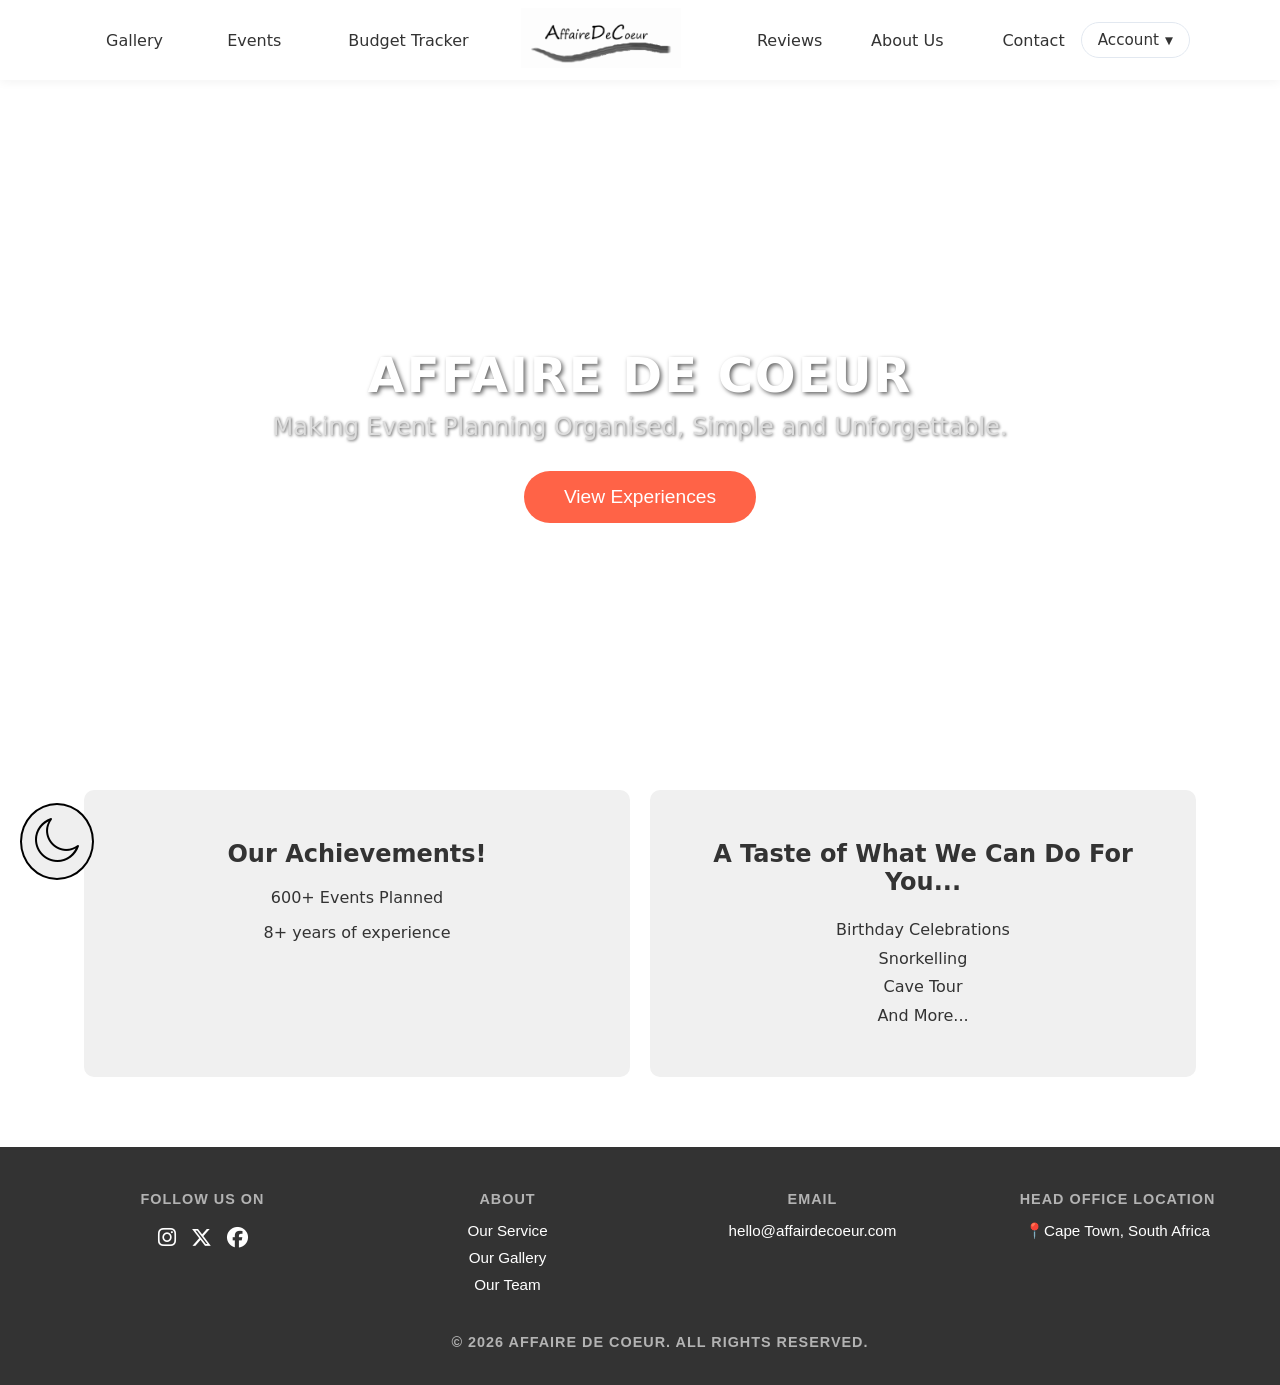
<file: index.html>
<!doctype html>
<html lang="en">
  <head>
    <meta charset="UTF-8" />
    <meta name="viewport" content="width=device-width, initial-scale=1.0" />
    <title>Home Page</title>
    <link rel="stylesheet" href="./css/style.css" />
    <link rel="stylesheet"
href="https://cdnjs.cloudflare.com/ajax/libs/font-awesome/6.5.2/css/all.min.css">
  </head>

  <body>
    <header>
      <div class="navbar-container">
        <nav class="navbar">
          <ul>
            <li class="nav-left"><a href="./gallery.html">Gallery</a></li>
            <li class="nav-left"><a href="./services.html">Events</a></li>
            <li class="nav-left"><a href="./calculator.html">Budget Tracker</a></li>
            
            <li class="logo-item">
              <a href="./index.html">
                <img src="images/AffaireDeCoeur_transparent.png" alt="Logo" />
              </a>
            </li>
            
            <li class="nav-right"><a href="./review.html">Reviews</a></li>
            <li class="nav-right"><a href="./about.html">About Us</a></li>
            <li class="nav-right"><a href="./contact.html">Contact</a></li>
          
            <li class="dropdown-item nav-right">
              <button class="account-btn" aria-haspopup="true" aria-expanded="false">
                Account <span class="arrow">▼</span>
              </button>
              <div class="dropdown-menu">
                <a href="./login.html" class="dropdown-link">Login</a>
                <a href="./sign-up.html" class="dropdown-link signup-highlight">Sign Up</a>
              </div>
            </li>
          </ul>
        </nav>
      </div>
    </header>

    <main>
      <div class="herosection">
        <h1>AFFAIRE DE COEUR</h1>
        <p>Making Event Planning Organised, Simple and Unforgettable.</p>
        <button class="index-button" id="indexButton" onclick="window.location.href='./services.html'">View Experiences</button>
      </div>

      <div class="achievements-services-index">
        <div class="achievements">
          <h2>Our Achievements!</h2>
          <p>600+ Events Planned</p>
          <p>8+ years of experience</p>
        </div>

        <div class="services-index">
          <h2>A Taste of What We Can Do For You...</h2>
          <ul>
            <li>Birthday Celebrations</li>
            <li>Snorkelling</li>
            <li>Cave Tour</li>
            <li>And More...</li>
          </ul>
        </div>
      </div>

      <button id="darkModeBtn" class="darkmode-btn" aria-label="Toggle Dark Mode"
        style="
            position: fixed;
            bottom: 20px;
            left: 20px;
            z-index: 9999;
            padding: 10px;
            border: none;
            border-radius: 50%;
            cursor: pointer;
            border:2px solid black;
        ">
        <img src="images/icons8-dark-mode-50.png" alt="Dark mode icon" />
      </button>
    </main>

    <footer class="footer">
        <div class="footer-container">
            <div class="social-links-box">
                <p>Follow us on</p>
                <div class="icons">
                    <i class="fa fa-brands fa-instagram"></i>
                    <i class="fa fa-brands fa-x-twitter"></i>
                    <i class="fa-brands fa-facebook">‌</i>
                </div>
            </div>

            <div class="about-us">
                <p>About</p>
                <a href="./services.html">Our Service</a>
                <a href="./gallery.html">Our Gallery</a>
                <a href="./about.html">Our Team</a>
            </div>

            <div class="Mail">
                <p>Email</p>
                <a href="mailto:hello@affairdecoeur.com">hello@affairdecoeur.com</a>
            </div>

            <div class="Location">
                <p>Head Office Location</p>
                <p>📍Cape Town, South Africa</p>
            </div>

            <div class="main-footer">
                <p>&copy; 2026 Affaire de Coeur. All Rights Reserved.</p>
            </div>
        </div>
    </footer>

    <script src="./js/script.js"></script>
    
  </body>
</html>
</file>
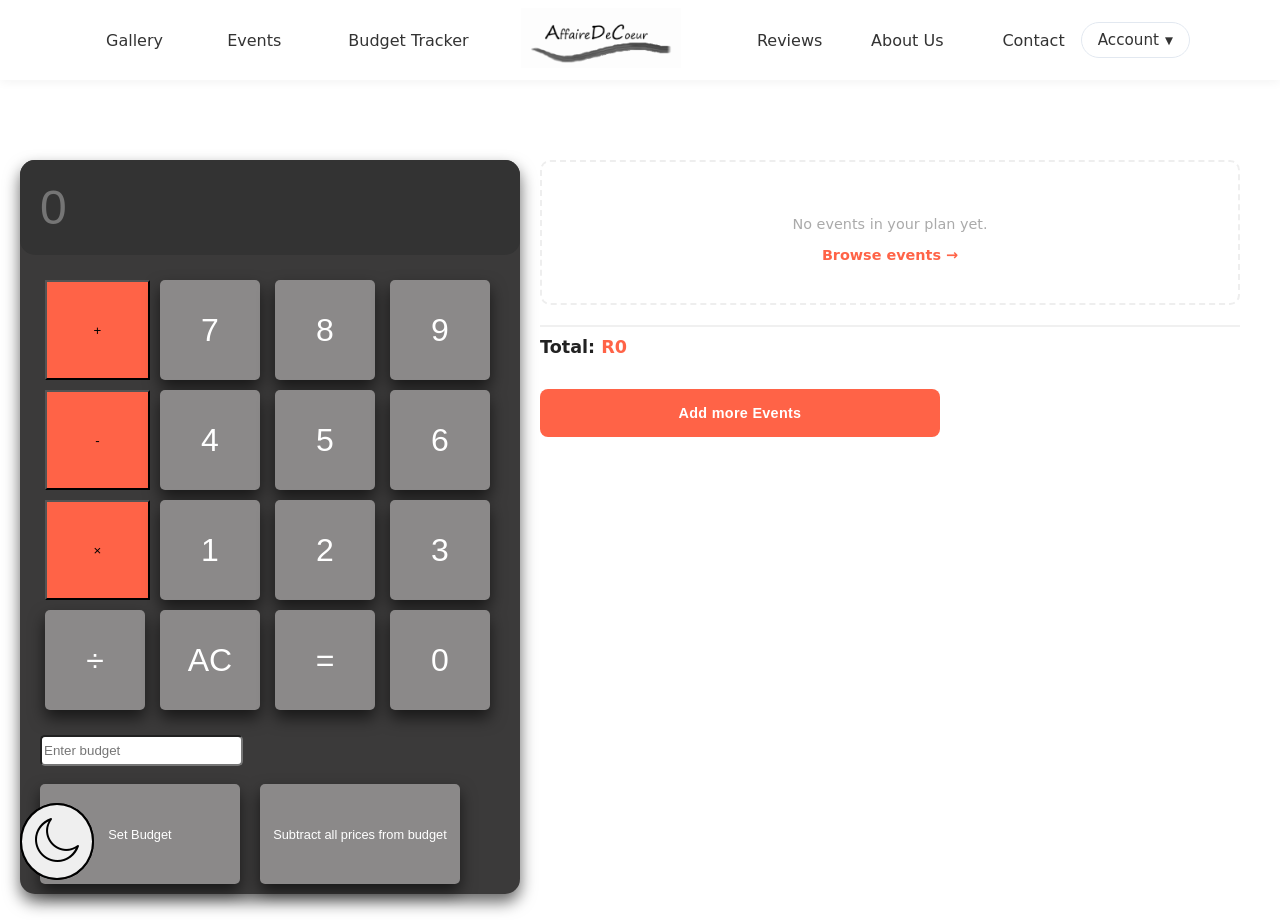
<file: calculator.html>
<!doctype html>
<html lang="en">
  <head>
    <meta charset="UTF-8" />
    <meta name="viewport" content="width=device-width, initial-scale=1.0" />
    <title>calculator</title>
    <link rel="stylesheet" href="./css/calculator.css" />
    <link rel="stylesheet" href="./css/style.css" />
    <link
      rel="stylesheet"
      href="https://cdnjs.cloudflare.com/ajax/libs/animate.css/4.1.1/animate.min.css"
    />
    <link
      rel="stylesheet"
      href="https://cdnjs.cloudflare.com/ajax/libs/font-awesome/6.5.2/css/all.min.css"
    />
  </head>

  <body>
    <header>
      <div class="navbar-container">
        <nav class="navbar">
          <ul>
            <li class="nav-left"><a href="./gallery.html">Gallery</a></li>
            <li class="nav-left"><a href="./services.html">Events</a></li>
            <li class="nav-left">
              <a href="./calculator.html">Budget Tracker</a>
            </li>

            <li class="logo-item">
              <a href="./index.html">
                <img src="images/AffaireDeCoeur_transparent.png" alt="Logo" />
              </a>
            </li>

            <li class="nav-right"><a href="./review.html">Reviews</a></li>
            <li class="nav-right"><a href="./about.html">About Us</a></li>
            <li class="nav-right"><a href="./contact.html">Contact</a></li>

            <li class="dropdown-item nav-right">
              <button
                class="account-btn"
                aria-haspopup="true"
                aria-expanded="false"
              >
                Account <span class="arrow">▼</span>
              </button>
              <div class="dropdown-menu">
                <a href="./login.html" class="dropdown-link">Login</a>
                <a href="./sign-up.html" class="dropdown-link signup-highlight"
                  >Sign Up</a
                >
              </div>
            </li>
          </ul>
        </nav>
      </div>
    </header>

    <div id="container">
      <div id="calculator">
        <input id="display" placeholder="0" readonly />
        <div id="btns">
          <button class="special" onclick="appendtodisplay('+')">+</button>
          <button class="calculator-buttons" onclick="appendtodisplay('7')">7</button>
          <button class="calculator-buttons" onclick="appendtodisplay('8')">8</button>
          <button class="calculator-buttons" onclick="appendtodisplay('9')">9</button>
          <button class="special" onclick="appendtodisplay('-')">-</button>
          <button class="calculator-buttons" onclick="appendtodisplay('4')">4</button>
          <button class="calculator-buttons" onclick="appendtodisplay('5')">5</button>
          <button class="calculator-buttons" onclick="appendtodisplay('6')">6</button>
          <button class="special" onclick="appendtodisplay('*')">×</button>
          <button class="calculator-buttons" onclick="appendtodisplay('1')">1</button>
          <button class="calculator-buttons" onclick="appendtodisplay('2')">2</button>
          <button class="calculator-buttons" onclick="appendtodisplay('3')">3</button>
          <button class="special calculator-buttons" onclick="appendtodisplay('/')">÷</button>
          <button class="special calculator-buttons" onclick="Cleardisplay('AC')">AC</button>
          <button class="special calculator-buttons" onclick="Calculate('=')">=</button>
          <button class="calculator-buttons" onclick="appendtodisplay('0')">0</button>
        </div>

        <input
          type="number"
          id="budgetinput"
          placeholder="Enter budget"
        /><br /><br />
        <div id="budget">
          <button class="budgetbutton calculator-buttons"  onclick="setbudget()">Set Budget</button>
          <button class="subtractbutton calculator-buttons"  onclick="subtractprices()">
            Subtract all prices from budget
          </button>
        </div>
      </div>
      <br />

      <div class="add-events">
        <div id="cardsContainer"></div>

        <h3>Total: <span id="totalprice">R0</span></h3>

        <p id="budgetstatus"></p>
        <a href="services.html">
          <button class="addevent">Add more Events</button>
        </a>
      </div>

      <div id="model-container">
        <dialog id="showalert" class="show-alert">
          <div id="customalert-content">
            <h2>Alert</h2>
            <p>Please enter a valid budget amount</p>
            <button id="confirm">OK</button>
          </div>
        </dialog>
      </div>
      <div id="model-container">
        <dialog id="showalert2" class="show-alert">
          <div id="customalert-content">
            <h2>Alert</h2>
            <p>No events in your plan.</p>
            <button id="confirm2">OK</button>
          </div>
        </dialog>
      </div>
    </div>

    <button
      id="darkModeBtn"
      class="darkmode-btn"
      aria-label="Toggle Dark Mode"
      style="
        position: fixed;
        bottom: 20px;
        left: 20px;
        z-index: 9999;
        padding: 10px;
        border: none;
        border-radius: 50%;
        cursor: pointer;
        border: 2px solid black;
      "
    >
      <img src="images/icons8-dark-mode-50.png" alt="Dark mode icon" />
    </button>

    <button
      id="darkModeBtn"
      class="darkmode-btn"
      aria-label="Toggle Dark Mode"
      style="
        position: fixed;
        bottom: 20px;
        left: 20px;
        z-index: 9999;
        padding: 10px;
        border: none;
        border-radius: 50%;
        cursor: pointer;
        border: 2px solid black;
      "
    >
      <img src="images/icons8-dark-mode-50.png" alt="Dark mode icon" />
    </button>

    <script src="./js/calculator.js"></script>
    <script src="./js/script.js"></script>
  </body>
</html>
</file>
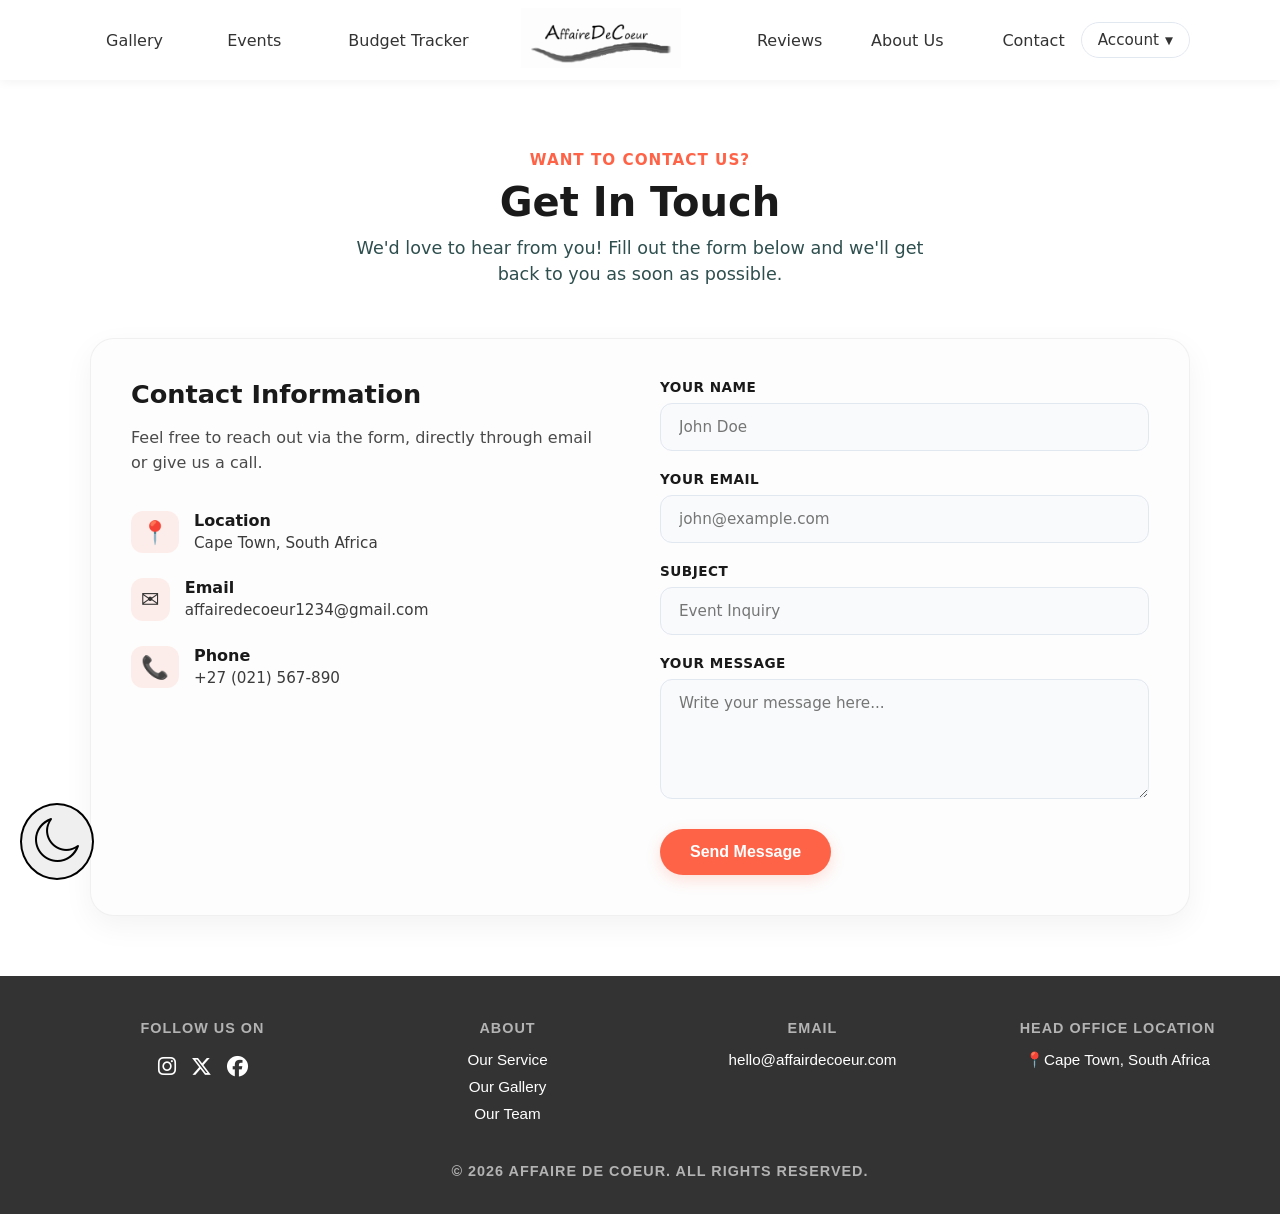
<file: contact.html>
<!doctype html>
<html lang="en">
  <head>
    <meta charset="UTF-8" />
    <meta name="viewport" content="width=device-width, initial-scale=1.0" />
    <title>Contact Page</title>
    <link rel="stylesheet" href="./css/style.css" />
    <link
      rel="stylesheet"
      href="https://cdnjs.cloudflare.com/ajax/libs/font-awesome/6.5.2/css/all.min.css"
    />
  </head>
  <body>
    <header>
      <div class="navbar-container">
        <nav class="navbar">
          <ul>
            <li class="nav-left"><a href="./gallery.html">Gallery</a></li>
            <li class="nav-left"><a href="./services.html">Events</a></li>
            <li class="nav-left">
              <a href="./calculator.html">Budget Tracker</a>
            </li>

            <li class="logo-item">
              <a href="./index.html">
                <img src="images/AffaireDeCoeur_transparent.png" alt="Logo" />
              </a>
            </li>

            <li class="nav-right"><a href="./review.html">Reviews</a></li>
            <li class="nav-right"><a href="./about.html">About Us</a></li>
            <li class="nav-right"><a href="./contact.html">Contact</a></li>

            <li class="dropdown-item nav-right">
              <button
                class="account-btn"
                aria-haspopup="true"
                aria-expanded="false"
              >
                Account <span class="arrow">▼</span>
              </button>
              <div class="dropdown-menu">
                <a href="./login.html" class="dropdown-link">Login</a>
                <a href="./sign-up.html" class="dropdown-link signup-highlight"
                  >Sign Up</a
                >
              </div>
            </li>
          </ul>
        </nav>
      </div>
    </header>

    <main class="contact_main contact-page-wrapper">
      <section class="contact_intro">
        <span class="contact_subtitle">Want to Contact Us?</span>
        <h1>Get In Touch</h1>
        <p>
          We'd love to hear from you! Fill out the form below and we'll get back
          to you as soon as possible.
        </p>
      </section>

      <div class="contact_container">
        <div class="contact_info">
          <h3>Contact Information</h3>
          <p>
            Feel free to reach out via the form, directly through email or give
            us a call.
          </p>

          <div class="info_list">
            <div class="info_item">
              <span class="info_icon">📍</span>
              <div>
                <h4>Location</h4>
                <p>Cape Town, South Africa</p>
              </div>
            </div>

            <div class="info_item">
              <span class="info_icon">✉️</span>
              <div>
                <h4>Email</h4>
                <p>
                  <a href="mailto:affairedecoeur1234@gmail.com"
                    >affairedecoeur1234@gmail.com</a
                  >
                </p>
              </div>
            </div>

            <div class="info_item">
              <span class="info_icon">📞</span>
              <div>
                <h4>Phone</h4>
                <p><a href="tel:+27021567890">+27 (021) 567-890</a></p>
              </div>
            </div>
          </div>
        </div>
        <form
          class="contact_form"
          action="https://formspree.io/f/xeedyplo"
          method="POST"
          target="_blank"
        >
          <div class="form_group">
            <label for="name">Your Name</label>
            <input
              type="text"
              id="name"
              name="name"
              required
              placeholder="John Doe"
            />
          </div>

          <div class="form_group">
            <label for="email">Your Email</label>
            <input
              type="email"
              id="email"
              name="email"
              required
              placeholder="john@example.com"
            />
          </div>

          <div class="form_group">
            <label for="subject">Subject</label>
            <input
              type="text"
              id="subject"
              name="subject"
              required
              placeholder="Event Inquiry"
            />
          </div>

          <div class="form_group">
            <label for="message">Your Message</label>
            <textarea
              id="message"
              name="message"
              rows="5"
              required
              placeholder="Write your message here..."
            ></textarea>
          </div>

          <button type="submit" class="contact_submit_btn">Send Message</button>
        </form>
      </div>
    </main>

    <footer class="footer">
      <div class="footer-container">
        <div class="social-links-box">
          <p>Follow us on</p>
          <div class="icons">
            <i class="fa fa-brands fa-instagram"></i>
            <i class="fa fa-brands fa-x-twitter"></i>
            <i class="fa-brands fa-facebook">‌</i>
          </div>
        </div>

        <div class="about-us">
          <p>About</p>
          <a href="./services.html">Our Service</a>
          <a href="./gallery.html">Our Gallery</a>
          <a href="./about.html">Our Team</a>
        </div>

        <div class="Mail">
          <p>Email</p>
          <a href="mailto:hello@affairdecoeur.com">hello@affairdecoeur.com</a>
        </div>

        <div class="Location">
          <p>Head Office Location</p>
          <p>📍Cape Town, South Africa</p>
        </div>

        <div class="main-footer">
          <p>&copy; 2026 Affaire de Coeur. All Rights Reserved.</p>
        </div>
      </div>
    </footer>
    <button
      id="darkModeBtn"
      class="darkmode-btn"
      aria-label="Toggle Dark Mode"
      style="
        position: fixed;
        bottom: 20px;
        left: 20px;
        z-index: 9999;
        padding: 10px;
        border: none;
        border-radius: 50%;
        cursor: pointer;
        border: 2px solid black;
      "
    >
      <img src="images/icons8-dark-mode-50.png" alt="Dark mode icon" />
    </button>
    <script src="./js/script.js"></script>
  </body>
</html>
</file>
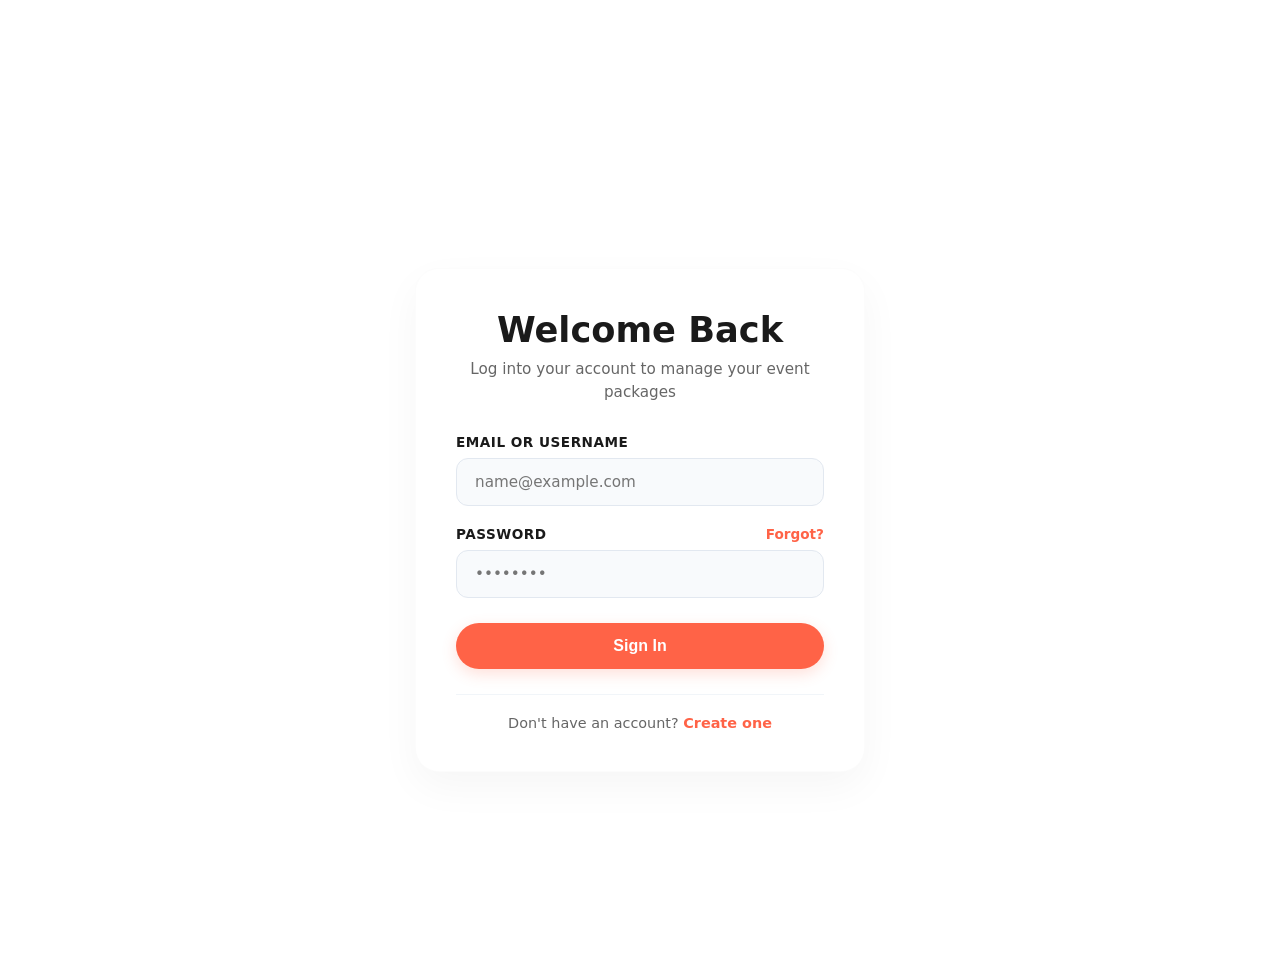
<file: login.html>
<!DOCTYPE html>
<html lang="en">
<head>
  <meta charset="UTF-8">
  <meta name="viewport" content="width=device-width, initial-scale=1.0">
  <link rel="stylesheet" href="./css/style.css">
  <title>Login</title>
</head>
<body>
  <main class="auth-page-wrapper">
    <div class="auth-card">
      <div class="auth-header">
        <h2>Welcome Back</h2>
        <p>Log into your account to manage your event packages</p>
      </div>
      
      <form class="auth-form" id="loginForm">
        <div class="form_group">
          <label for="username">Email or Username</label>
          <input type="text" id="username" placeholder="name@example.com" required>
        </div>
        
        <div class="form_group">
          <div class="label-row">
            <label for="password">Password</label>
            <a href="#" class="auth-alt-link text-small">Forgot?</a>
          </div>
          <input type="password" id="password" placeholder="••••••••" required>
        </div>
        
        <button type="submit" class="contact_submit_btn auth-btn-full">Sign In</button>
      </form>
      
      <div class="auth-footer">
        <p>Don't have an account? <a href="./sign-up.html" class="auth-alt-link">Create one</a></p>
      </div>
    </div>
  </main>
  <script src="./js/script.js"></script>
</body>
</html>
</file>
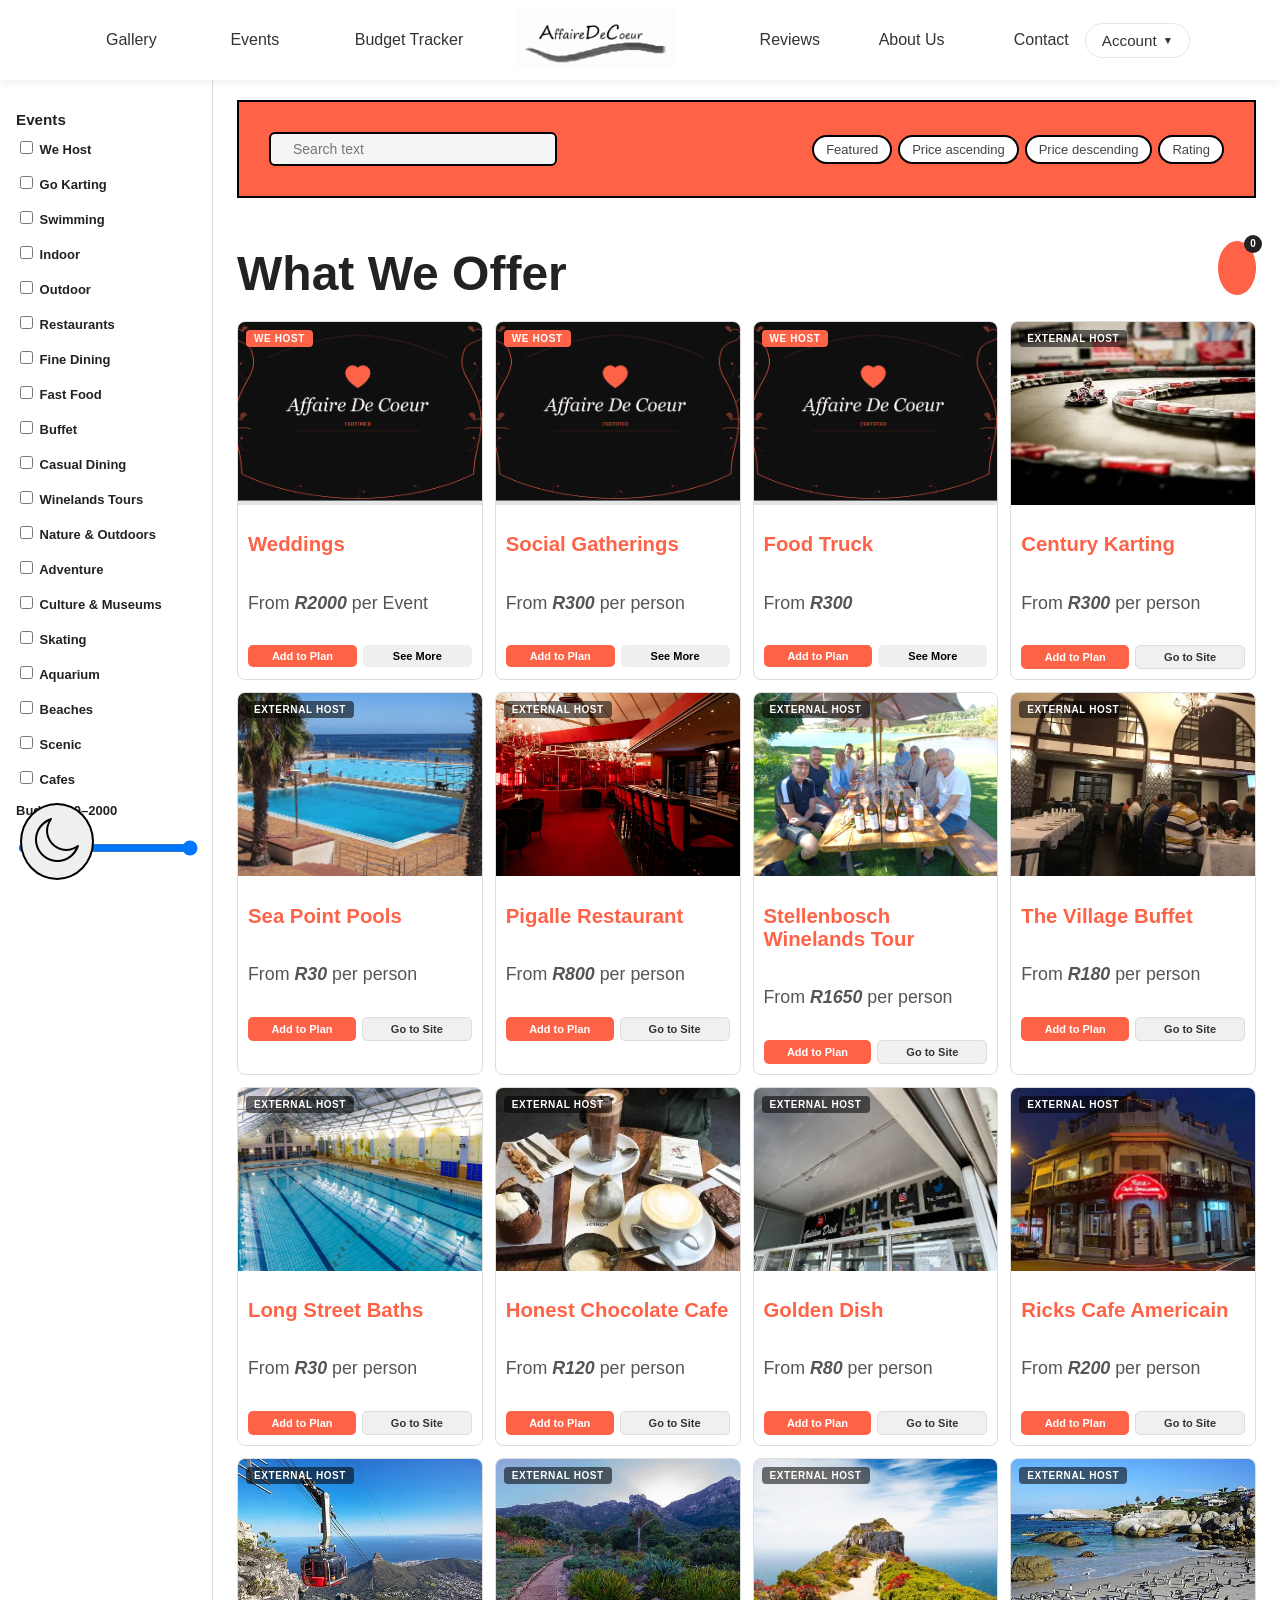
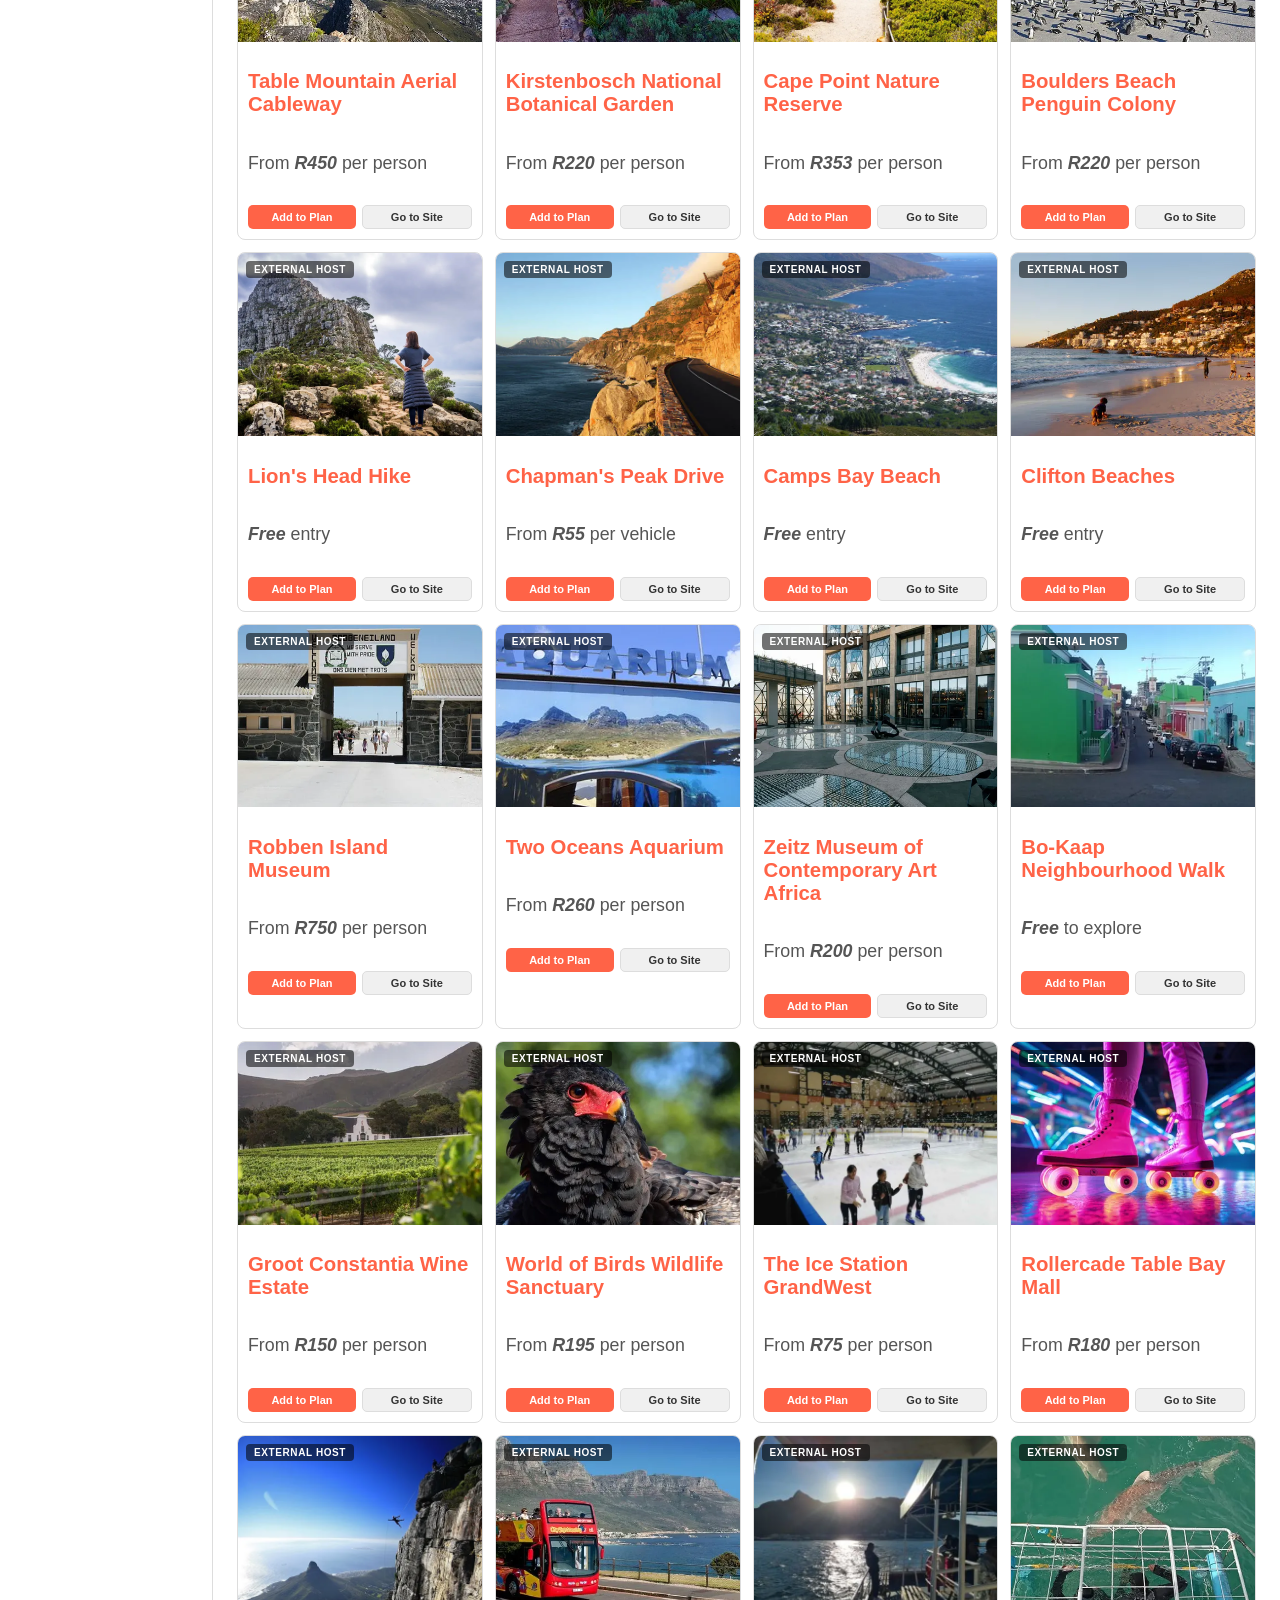
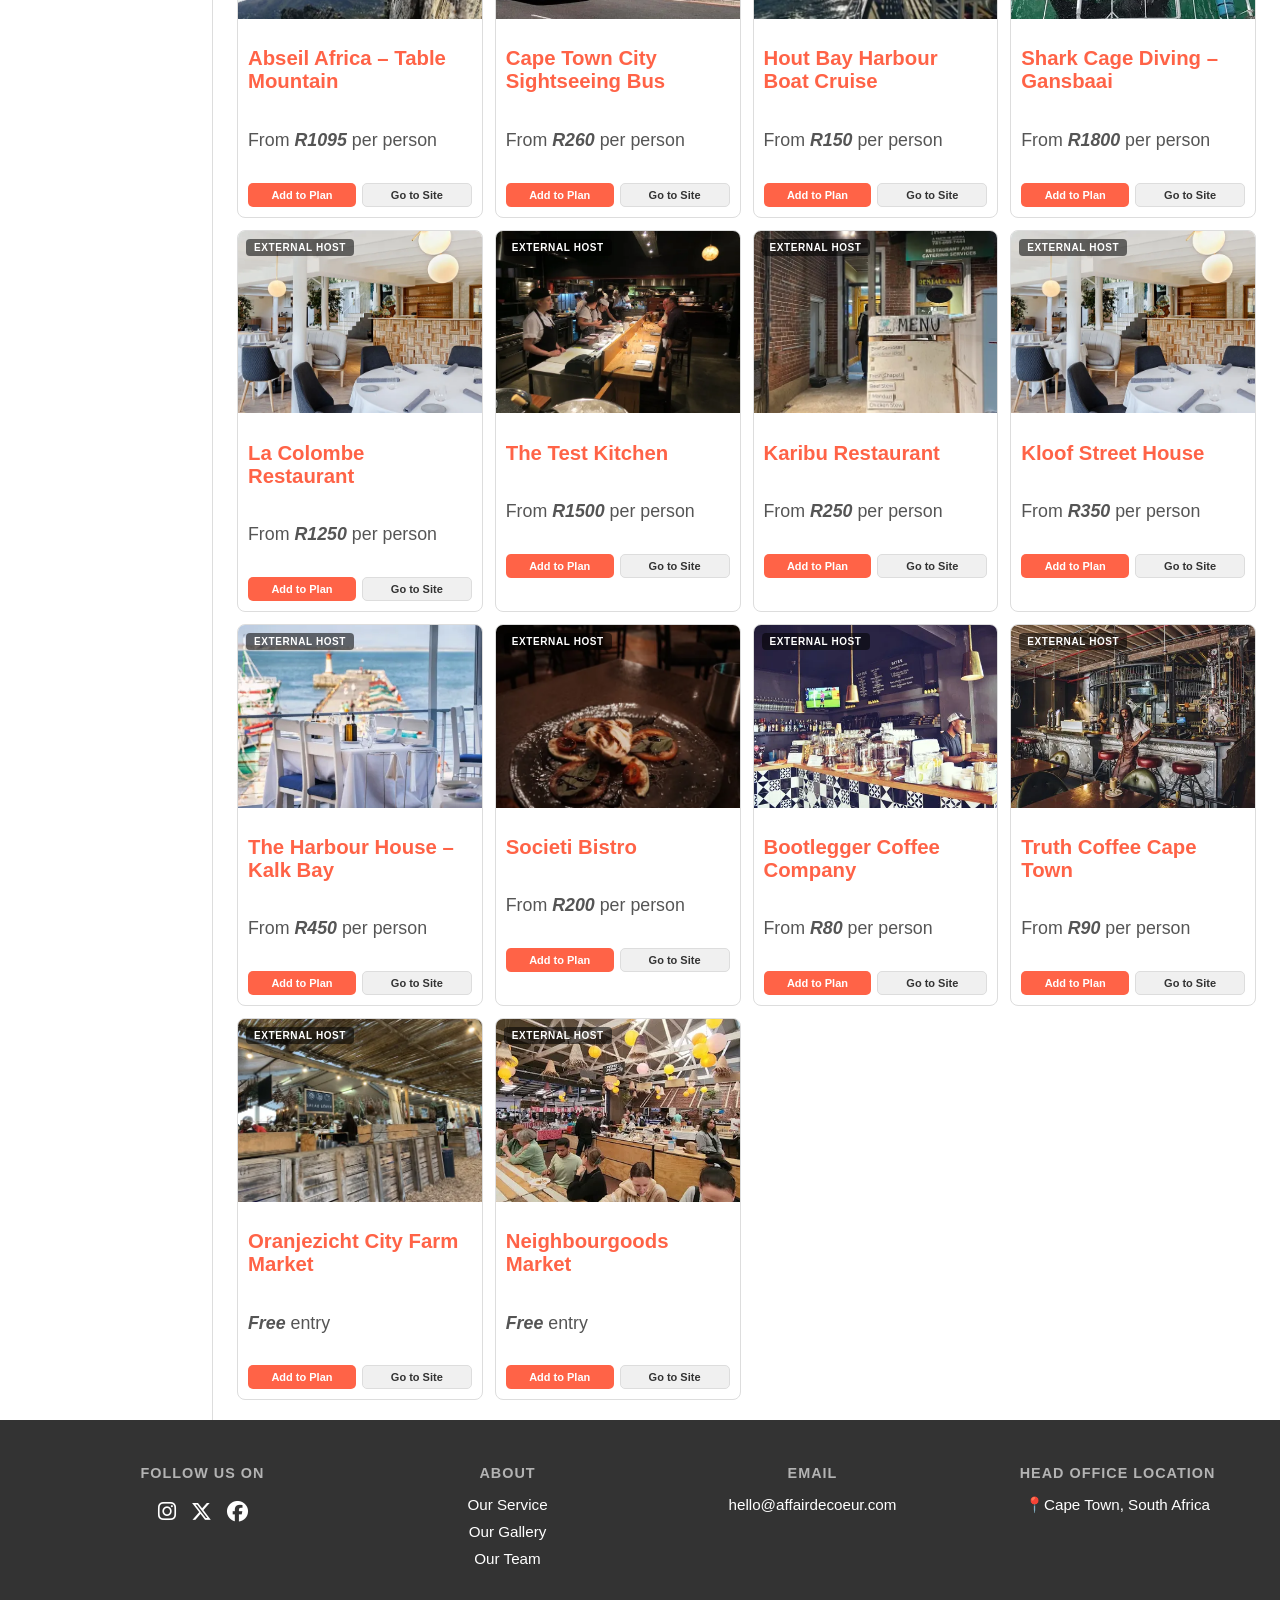
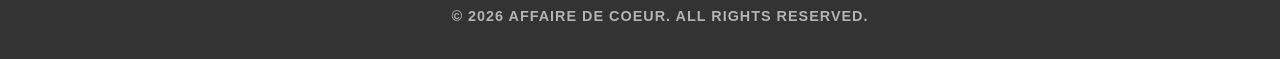
<file: services.html>
<!doctype html>
<html>
  <head>
    <meta charset="utf-8" />
    <meta http-equiv="X-UA-Compatible" content="IE=edge" />
    <title>Affair De Coeur</title>
    <meta name="description" content="" />
    <meta name="viewport" content="width=device-width, initial-scale=1" />
    <link rel="stylesheet" href="./css/style.css" />
    <link
      rel="stylesheet"
      href="https://cdnjs.cloudflare.com/ajax/libs/font-awesome/6.5.2/css/all.min.css"
    />
  </head>
  <body>
    <div class="services-page">
      <!-- Navigation Bar -->
      <header>
        <div class="navbar-container">
          <nav class="navbar">
            <ul>
              <li class="nav-left"><a href="./gallery.html">Gallery</a></li>
              <li class="nav-left"><a href="./services.html">Events</a></li>
              <li class="nav-left">
                <a href="./calculator.html">Budget Tracker</a>
              </li>

              <li class="logo-item">
                <a href="./index.html">
                  <img src="images/AffaireDeCoeur_transparent.png" alt="Logo" />
                </a>
              </li>

              <li class="nav-right"><a href="./review.html">Reviews</a></li>
              <li class="nav-right"><a href="./about.html">About Us</a></li>
              <li class="nav-right"><a href="./contact.html">Contact</a></li>

              <li class="dropdown-item nav-right">
                <button
                  class="account-btn"
                  aria-haspopup="true"
                  aria-expanded="false"
                >
                  Account <span class="arrow">▼</span>
                </button>
                <div class="dropdown-menu">
                  <a href="./login.html" class="dropdown-link">Login</a>
                  <a
                    href="./sign-up.html"
                    class="dropdown-link signup-highlight"
                    >Sign Up</a
                  >
                </div>
              </li>
            </ul>
          </nav>
        </div>
      </header>

      <div class="services-wrapper">
        <div class="filter-section">
          <h3>Events</h3>

          <div class="filter-group">
            <label><input type="checkbox" value="we-host" /> We Host</label>
            <label
              ><input type="checkbox" value="go-karting" /> Go Karting</label
            >
            <label><input type="checkbox" value="swimming" /> Swimming</label>
            <label><input type="checkbox" value="swimming" /> Indoor</label>
            <label><input type="checkbox" value="swimming" /> Outdoor</label>
            <label
              ><input type="checkbox" value="restaurants" /> Restaurants</label
            >
            <label
              ><input type="checkbox" value="fine-dining" /> Fine Dining</label
            >
            <label><input type="checkbox" value="fast-food" /> Fast Food</label>
            <label><input type="checkbox" value="buffet" /> Buffet</label>
            <label
              ><input type="checkbox" value="casual-dining" /> Casual
              Dining</label
            >
            <label
              ><input type="checkbox" value="winelands" /> Winelands
              Tours</label
            >
            <label
              ><input type="checkbox" value="nature" /> Nature & Outdoors</label
            >
            <label><input type="checkbox" value="adventure" /> Adventure</label>
            <label
              ><input type="checkbox" value="culture" /> Culture &
              Museums</label
            >
            <label><input type="checkbox" value="skating" /> Skating</label>
            <label><input type="checkbox" value="aquarium" /> Aquarium</label>
            <label><input type="checkbox" value="beaches" /> Beaches</label>
            <label><input type="checkbox" value="scenic" /> Scenic</label>
            <label><input type="checkbox" value="cafes" /> Cafes</label>
          </div>

          <div class="filter-group">
            <label>Budget <span id="budget-label">R0–2000</span></label>
            <input
              type="range"
              id="budget-slider"
              min="0"
              max="2000"
              value="2000"
            />
          </div>
        </div>

        <div class="services-section">
          <div class="services-search-bar">
            <div class="search-bar">
              <input type="text" id="search-input" placeholder="Search text" />
              <button><i class="bi bi-search"></i></button>
            </div>
            <div class="sorting-options">
              <button data-sort="featured">Featured</button>
              <button data-sort="price-asc">Price ascending</button>
              <button data-sort="price-desc">Price descending</button>
              <button data-sort="rating">Rating</button>
            </div>
          </div>

          <div class="service-header">
            <h1 style="font-size: 300%">What We Offer</h1>
            <div class="cart-wrapper">
              <button class="btn btn-primary cart-btn" id="cart-btn">
                <i class="bi bi-cart-fill"></i>
                <span class="cart-count" id="cart-count">0</span>
              </button>
              <div class="cart-dropdown" id="cart-dropdown">
                <div class="cart-dropdown-header">
                  <span>Your Plan</span>
                  <button class="cart-close-btn" id="cart-close-btn">
                    <i class="bi bi-x-lg"></i>
                  </button>
                </div>
                <div class="cart-items-list" id="cart-items-list">
                  <p class="cart-empty-msg">No events added yet.</p>
                </div>
                <div class="cart-dropdown-footer">
                  <div class="cart-note-row">
                    <input
                      type="text"
                      id="cart-note-input"
                      placeholder="Add a note to your plan..."
                    />
                    <button id="cart-note-add-btn">
                      <i class="bi bi-plus-lg"></i>
                    </button>
                  </div>
                  <div id="cart-notes-list"></div>
                </div>
              </div>
            </div>
          </div>

          <div class="service-items" id="product-grid">
            <div
              class="products"
              data-id="1"
              data-name="Weddings"
              data-host="we-host"
              data-category="we-host go-karting adventure"
              data-price="2000"
              data-rating="5.0"
            >
              <span class="host-tag we-host-tag">We Host</span>
              <img src="images\adc_certified_art.png" alt="Weddings" />
              <p style="font-size: 80%; color: #ff6347"><b>Weddings</b></p>
              <p>
                From <b><i>R2000</i></b> per Event
              </p>
              <div class="card-actions">
                <button class="add-to-plan-btn" data-id="1">Add to Plan</button>
                <button class="btn-combo">See More</button>
              </div>
            </div>

            <div
              class="products"
              data-id="2"
              data-name="Social Gatherings"
              data-host="we-host"
              data-category="we-host go-karting adventure"
              data-price="300"
              data-rating="4.8"
            >
              <span class="host-tag we-host-tag">We Host</span>
              <img src="images\adc_certified_art.png" alt="Social Gatherings" />
              <p style="font-size: 80%; color: #ff6347">
                <b>Social Gatherings</b>
              </p>
              <p>
                From <b><i>R300</i></b> per person
              </p>
              <div class="card-actions">
                <button class="add-to-plan-btn" data-id="2">Add to Plan</button>
                <button class="btn-combo">See More</button>
              </div>
            </div>

            <div
              class="products"
              data-id="3"
              data-name="Food Truck"
              data-host="we-host"
              data-category="we-host go-karting adventure"
              data-price="300"
              data-rating="4.7"
            >
              <span class="host-tag we-host-tag">We Host</span>
              <img src="images\adc_certified_art.png" alt="Food Truck" />
              <p style="font-size: 80%; color: #ff6347"><b>Food Truck</b></p>
              <p>
                From <b><i>R300</i></b>
              </p>
              <div class="card-actions">
                <button class="add-to-plan-btn" data-id="3">Add to Plan</button>
                <button class="btn-combo">See More</button>
              </div>
            </div>

            <!-- EXTERNAL HOST -->

            <div
              class="products"
              data-id="4"
              data-name="Century Karting"
              data-host="external"
              data-category="go-karting adventure"
              data-price="300"
              data-rating="4.5"
            >
              <span class="host-tag external-tag">External Host</span>
              <img src="images/go-karting-in-Cape-Town.webp" alt="Go Karting" />
              <p style="font-size: 80%; color: #ff6347">
                <b>Century Karting</b>
              </p>
              <p>
                From <b><i>R300</i></b> per person
              </p>
              <div class="card-actions">
                <button class="add-to-plan-btn" data-id="4">Add to Plan</button>
                <button
                  class="go-to-site-btn"
                  onclick="
                    window.open('https://www.centurykarting.co.za', '_blank')
                  "
                >
                  Go to Site
                </button>
              </div>
            </div>

            <div
              class="products"
              data-id="5"
              data-name="Sea Point Pools"
              data-host="external"
              data-category="swimming outdoor nature"
              data-price="30"
              data-rating="4.2"
            >
              <span class="host-tag external-tag">External Host</span>
              <img src="images/diving-pool-at-front.jpg" alt="Swimming" />
              <p style="font-size: 80%; color: #ff6347">
                <b>Sea Point Pools</b>
              </p>
              <p>
                From <b><i>R30</i></b> per person
              </p>
              <div class="card-actions">
                <button class="add-to-plan-btn" data-id="5">Add to Plan</button>
                <button
                  class="go-to-site-btn"
                  onclick="
                    window.open(
                      'https://www.google.com/maps/place/Sea+Point+Swimming+Pool,+Cape+Town',
                      '_blank',
                    )
                  "
                >
                  Go to Site
                </button>
              </div>
            </div>

            <div
              class="products"
              data-id="6"
              data-name="Pigalle Restaurant"
              data-host="external"
              data-category="restaurants fine-dining"
              data-price="800"
              data-rating="4.8"
            >
              <span class="host-tag external-tag">External Host</span>
              <img src="images/pigalle.webp" alt="Fine Dining" />
              <p style="font-size: 80%; color: #ff6347">
                <b>Pigalle Restaurant</b>
              </p>
              <p>
                From <b><i>R800</i></b> per person
              </p>
              <div class="card-actions">
                <button class="add-to-plan-btn" data-id="6">Add to Plan</button>
                <button
                  class="go-to-site-btn"
                  onclick="window.open('https://www.pigalle.co.za', '_blank')"
                >
                  Go to Site
                </button>
              </div>
            </div>

            <div
              class="products"
              data-id="7"
              data-name="Stellenbosch Winelands Tour"
              data-host="external"
              data-category="winelands outdoor scenic"
              data-price="1650"
              data-rating="4.7"
            >
              <span class="host-tag external-tag">External Host</span>
              <img src="images/winelandstour.jpg" alt="Winelands Tours" />
              <p style="font-size: 80%; color: #ff6347">
                <b>Stellenbosch Winelands Tour</b>
              </p>
              <p>
                From <b><i>R1650</i></b> per person
              </p>
              <div class="card-actions">
                <button class="add-to-plan-btn" data-id="7">Add to Plan</button>
                <button
                  class="go-to-site-btn"
                  onclick="window.open('https://www.wineroute.co.za', '_blank')"
                >
                  Go to Site
                </button>
              </div>
            </div>

            <div
              class="products"
              data-id="8"
              data-name="The Village Buffet"
              data-host="external"
              data-category="restaurants buffet"
              data-price="180"
              data-rating="4.0"
            >
              <span class="host-tag external-tag">External Host</span>
              <img src="images/TheVillageBuffet.webp" alt="Buffet" />
              <p style="font-size: 80%; color: #ff6347">
                <b>The Village Buffet</b>
              </p>
              <p>
                From <b><i>R180</i></b> per person
              </p>
              <div class="card-actions">
                <button class="add-to-plan-btn" data-id="8">Add to Plan</button>
                <button
                  class="go-to-site-btn"
                  onclick="
                    window.open('https://www.thevillagebuffet.co.za', '_blank')
                  "
                >
                  Go to Site
                </button>
              </div>
            </div>

            <div
              class="products"
              data-id="9"
              data-name="Long Street Baths"
              data-host="external"
              data-category="swimming indoor"
              data-price="30"
              data-rating="4.3"
            >
              <span class="host-tag external-tag">External Host</span>
              <img src="images/longstreetbaths.jpg" alt="Outdoor Swimming" />
              <p style="font-size: 80%; color: #ff6347">
                <b>Long Street Baths</b>
              </p>
              <p>
                From <b><i>R30</i></b> per person
              </p>
              <div class="card-actions">
                <button class="add-to-plan-btn" data-id="9">Add to Plan</button>
                <button
                  class="go-to-site-btn"
                  onclick="
                    window.open(
                      'https://www.capetown.gov.za/Family%20and%20home/parks-and-recreation/swimming-pools/long-street-baths',
                      '_blank',
                    )
                  "
                >
                  Go to Site
                </button>
              </div>
            </div>

            <div
              class="products"
              data-id="10"
              data-name="Honest Chocolate Cafe"
              data-host="external"
              data-category="restaurants cafes casual-dining"
              data-price="120"
              data-rating="4.1"
            >
              <span class="host-tag external-tag">External Host</span>
              <img src="images/honestchocolatecafe.webp" alt="Cafes" />
              <p style="font-size: 80%; color: #ff6347">
                <b>Honest Chocolate Cafe</b>
              </p>
              <p>
                From <b><i>R120</i></b> per person
              </p>
              <div class="card-actions">
                <button class="add-to-plan-btn" data-id="10">
                  Add to Plan
                </button>
                <button
                  class="go-to-site-btn"
                  onclick="
                    window.open('https://www.honestchocolate.co.za', '_blank')
                  "
                >
                  Go to Site
                </button>
              </div>
            </div>

            <div
              class="products"
              data-id="11"
              data-name="Golden Dish"
              data-host="external"
              data-category="restaurants fast-food"
              data-price="80"
              data-rating="3.8"
            >
              <span class="host-tag external-tag">External Host</span>
              <img src="images/goldendish.jpg" alt="Fast Food" />
              <p style="font-size: 80%; color: #ff6347"><b>Golden Dish</b></p>
              <p>
                From <b><i>R80</i></b> per person
              </p>
              <div class="card-actions">
                <button class="add-to-plan-btn" data-id="11">
                  Add to Plan
                </button>
                <button
                  class="go-to-site-btn"
                  onclick="
                    window.open(
                      'https://www.google.com/maps/search/Golden+Dish+Cape+Town',
                      '_blank',
                    )
                  "
                >
                  Go to Site
                </button>
              </div>
            </div>

            <div
              class="products"
              data-id="12"
              data-name="Ricks Cafe Americain"
              data-host="external"
              data-category="restaurants casual-dining"
              data-price="200"
              data-rating="4.0"
            >
              <span class="host-tag external-tag">External Host</span>
              <img src="images/ricks-cafe-americain.webp" alt="Casual Dining" />
              <p style="font-size: 80%; color: #ff6347">
                <b>Ricks Cafe Americain</b>
              </p>
              <p>
                From <b><i>R200</i></b> per person
              </p>
              <div class="card-actions">
                <button class="add-to-plan-btn" data-id="12">
                  Add to Plan
                </button>
                <button
                  class="go-to-site-btn"
                  onclick="window.open('https://www.rickscafe.co.za', '_blank')"
                >
                  Go to Site
                </button>
              </div>
            </div>

            <div
              class="products"
              data-id="13"
              data-name="Table Mountain Aerial Cableway"
              data-host="external"
              data-category="nature outdoor scenic adventure"
              data-price="450"
              data-rating="4.9"
            >
              <span class="host-tag external-tag">External Host</span>
              <img
                src="images/tablemountaincableway.webp"
                alt="Table Mountain"
              />
              <p style="font-size: 80%; color: #ff6347">
                <b>Table Mountain Aerial Cableway</b>
              </p>
              <p>
                From <b><i>R450</i></b> per person
              </p>
              <div class="card-actions">
                <button class="add-to-plan-btn" data-id="13">
                  Add to Plan
                </button>
                <button
                  class="go-to-site-btn"
                  onclick="
                    window.open('https://www.tablemountain.net', '_blank')
                  "
                >
                  Go to Site
                </button>
              </div>
            </div>

            <div
              class="products"
              data-id="14"
              data-name="Kirstenbosch National Botanical Garden"
              data-host="external"
              data-category="nature outdoor scenic"
              data-price="220"
              data-rating="4.8"
            >
              <span class="host-tag external-tag">External Host</span>
              <img
                src="images/Kirstenbosch National Botanical Garden.webp"
                alt="Kirstenbosch"
              />
              <p style="font-size: 80%; color: #ff6347">
                <b>Kirstenbosch National Botanical Garden</b>
              </p>
              <p>
                From <b><i>R220</i></b> per person
              </p>
              <div class="card-actions">
                <button class="add-to-plan-btn" data-id="14">
                  Add to Plan
                </button>
                <button
                  class="go-to-site-btn"
                  onclick="
                    window.open(
                      'https://www.sanbi.org/gardens/kirstenbosch',
                      '_blank',
                    )
                  "
                >
                  Go to Site
                </button>
              </div>
            </div>

            <div
              class="products"
              data-id="15"
              data-name="Cape Point Nature Reserve"
              data-host="external"
              data-category="nature outdoor scenic adventure"
              data-price="353"
              data-rating="4.8"
            >
              <span class="host-tag external-tag">External Host</span>
              <img
                src="images/Cape Point Nature Reserve.webp"
                alt="Cape Point"
              />
              <p style="font-size: 80%; color: #ff6347">
                <b>Cape Point Nature Reserve</b>
              </p>
              <p>
                From <b><i>R353</i></b> per person
              </p>
              <div class="card-actions">
                <button class="add-to-plan-btn" data-id="15">
                  Add to Plan
                </button>
                <button
                  class="go-to-site-btn"
                  onclick="window.open('https://www.capepoint.co.za', '_blank')"
                >
                  Go to Site
                </button>
              </div>
            </div>

            <div
              class="products"
              data-id="16"
              data-name="Boulders Beach Penguin Colony"
              data-host="external"
              data-category="nature outdoor beaches scenic"
              data-price="220"
              data-rating="4.7"
            >
              <span class="host-tag external-tag">External Host</span>
              <img
                src="images/Boulders Beach Penguin Colony.webp"
                alt="Boulders Beach Penguins"
              />
              <p style="font-size: 80%; color: #ff6347">
                <b>Boulders Beach Penguin Colony</b>
              </p>
              <p>
                From <b><i>R220</i></b> per person
              </p>
              <div class="card-actions">
                <button class="add-to-plan-btn" data-id="16">
                  Add to Plan
                </button>
                <button
                  class="go-to-site-btn"
                  onclick="
                    window.open(
                      'https://www.sanparks.org/parks/table_mountain/tourism/attractions.php#boulders',
                      '_blank',
                    )
                  "
                >
                  Go to Site
                </button>
              </div>
            </div>

            <div
              class="products"
              data-id="17"
              data-name="Lions Head Hike"
              data-host="external"
              data-category="nature outdoor adventure scenic"
              data-price="0"
              data-rating="4.8"
            >
              <span class="host-tag external-tag">External Host</span>
              <img src="images/Lion's Head Hike.webp" alt="Lions Head Hike" />
              <p style="font-size: 80%; color: #ff6347">
                <b>Lion's Head Hike</b>
              </p>
              <p>
                <b><i>Free</i></b> entry
              </p>
              <div class="card-actions">
                <button class="add-to-plan-btn" data-id="17">
                  Add to Plan
                </button>
                <button
                  class="go-to-site-btn"
                  onclick="
                    window.open(
                      'https://www.google.com/maps/place/Lion%27s+Head,+Cape+Town',
                      '_blank',
                    )
                  "
                >
                  Go to Site
                </button>
              </div>
            </div>

            <div
              class="products"
              data-id="18"
              data-name="Chapman's Peak Drive"
              data-host="external"
              data-category="nature outdoor scenic"
              data-price="55"
              data-rating="4.7"
            >
              <span class="host-tag external-tag">External Host</span>
              <img src="images/chapmans-peak-drive.webp" alt="Chapmans Peak" />
              <p style="font-size: 80%; color: #ff6347">
                <b>Chapman's Peak Drive</b>
              </p>
              <p>
                From <b><i>R55</i></b> per vehicle
              </p>
              <div class="card-actions">
                <button class="add-to-plan-btn" data-id="18">
                  Add to Plan
                </button>
                <button
                  class="go-to-site-btn"
                  onclick="
                    window.open('https://www.chapmanspeakdrive.co.za', '_blank')
                  "
                >
                  Go to Site
                </button>
              </div>
            </div>

            <div
              class="products"
              data-id="19"
              data-name="Camps Bay Beach"
              data-host="external"
              data-category="beaches outdoor scenic"
              data-price="0"
              data-rating="4.6"
            >
              <span class="host-tag external-tag">External Host</span>
              <img src="images/Camps Bay Beach.webp" alt="Camps Bay Beach" />
              <p style="font-size: 80%; color: #ff6347">
                <b>Camps Bay Beach</b>
              </p>
              <p>
                <b><i>Free</i></b> entry
              </p>
              <div class="card-actions">
                <button class="add-to-plan-btn" data-id="19">
                  Add to Plan
                </button>
                <button
                  class="go-to-site-btn"
                  onclick="
                    window.open(
                      'https://www.google.com/maps/place/Camps+Bay+Beach,+Cape+Town',
                      '_blank',
                    )
                  "
                >
                  Go to Site
                </button>
              </div>
            </div>

            <div
              class="products"
              data-id="20"
              data-name="Clifton Beaches"
              data-host="external"
              data-category="beaches outdoor scenic"
              data-price="0"
              data-rating="4.6"
            >
              <span class="host-tag external-tag">External Host</span>
              <img src="images/Clifton Beaches.webp" alt="Clifton Beaches" />
              <p style="font-size: 80%; color: #ff6347">
                <b>Clifton Beaches</b>
              </p>
              <p>
                <b><i>Free</i></b> entry
              </p>
              <div class="card-actions">
                <button class="add-to-plan-btn" data-id="20">
                  Add to Plan
                </button>
                <button
                  class="go-to-site-btn"
                  onclick="
                    window.open(
                      'https://www.google.com/maps/place/Clifton+Beach,+Cape+Town',
                      '_blank',
                    )
                  "
                >
                  Go to Site
                </button>
              </div>
            </div>

            <div
              class="products"
              data-id="21"
              data-name="Robben Island Museum"
              data-host="external"
              data-category="culture outdoor scenic"
              data-price="750"
              data-rating="4.6"
            >
              <span class="host-tag external-tag">External Host</span>
              <img src="images/Robben Island Museum.webp" alt="Robben Island" />
              <p style="font-size: 80%; color: #ff6347">
                <b>Robben Island Museum</b>
              </p>
              <p>
                From <b><i>R750</i></b> per person
              </p>
              <div class="card-actions">
                <button class="add-to-plan-btn" data-id="21">
                  Add to Plan
                </button>
                <button
                  class="go-to-site-btn"
                  onclick="
                    window.open('https://www.robben-island.org.za', '_blank')
                  "
                >
                  Go to Site
                </button>
              </div>
            </div>

            <div
              class="products"
              data-id="22"
              data-name="Two Oceans Aquarium"
              data-host="external"
              data-category="aquarium indoor culture"
              data-price="260"
              data-rating="4.6"
            >
              <span class="host-tag external-tag">External Host</span>
              <img
                src="images/Two Oceans Aquarium.webp"
                alt="Two Oceans Aquarium"
              />
              <p style="font-size: 80%; color: #ff6347">
                <b>Two Oceans Aquarium</b>
              </p>
              <p>
                From <b><i>R260</i></b> per person
              </p>
              <div class="card-actions">
                <button class="add-to-plan-btn" data-id="22">
                  Add to Plan
                </button>
                <button
                  class="go-to-site-btn"
                  onclick="window.open('https://www.aquarium.co.za', '_blank')"
                >
                  Go to Site
                </button>
              </div>
            </div>

            <div
              class="products"
              data-id="23"
              data-name="Zeitz Museum of Contemporary Art Africa"
              data-host="external"
              data-category="culture indoor"
              data-price="200"
              data-rating="4.5"
            >
              <span class="host-tag external-tag">External Host</span>
              <img
                src="images/Zeitz Museum of Contemporary Art Africa.webp"
                alt="Zeitz MOCAA"
              />
              <p style="font-size: 80%; color: #ff6347">
                <b>Zeitz Museum of Contemporary Art Africa</b>
              </p>
              <p>
                From <b><i>R200</i></b> per person
              </p>
              <div class="card-actions">
                <button class="add-to-plan-btn" data-id="23">
                  Add to Plan
                </button>
                <button
                  class="go-to-site-btn"
                  onclick="
                    window.open('https://www.zeitzmocaa.museum', '_blank')
                  "
                >
                  Go to Site
                </button>
              </div>
            </div>

            <div
              class="products"
              data-id="24"
              data-name="Bo-Kaap Neighbourhood Walk"
              data-host="external"
              data-category="culture outdoor scenic"
              data-price="0"
              data-rating="4.5"
            >
              <span class="host-tag external-tag">External Host</span>
              <img src="images/Bo-Kaap Neighbourhood Walk.webp" alt="Bo-Kaap" />
              <p style="font-size: 80%; color: #ff6347">
                <b>Bo-Kaap Neighbourhood Walk</b>
              </p>
              <p>
                <b><i>Free</i></b> to explore
              </p>
              <div class="card-actions">
                <button class="add-to-plan-btn" data-id="24">
                  Add to Plan
                </button>
                <button
                  class="go-to-site-btn"
                  onclick="
                    window.open(
                      'https://www.google.com/maps/place/Bo-Kaap,+Cape+Town',
                      '_blank',
                    )
                  "
                >
                  Go to Site
                </button>
              </div>
            </div>

            <div
              class="products"
              data-id="25"
              data-name="Groot Constantia Wine Estate"
              data-host="external"
              data-category="winelands culture scenic"
              data-price="150"
              data-rating="4.6"
            >
              <span class="host-tag external-tag">External Host</span>
              <img
                src="images/Groot Constantia Wine Estate.webp"
                alt="Groot Constantia"
              />
              <p style="font-size: 80%; color: #ff6347">
                <b>Groot Constantia Wine Estate</b>
              </p>
              <p>
                From <b><i>R150</i></b> per person
              </p>
              <div class="card-actions">
                <button class="add-to-plan-btn" data-id="25">
                  Add to Plan
                </button>
                <button
                  class="go-to-site-btn"
                  onclick="
                    window.open('https://www.grootconstantia.co.za', '_blank')
                  "
                >
                  Go to Site
                </button>
              </div>
            </div>

            <div
              class="products"
              data-id="26"
              data-name="World of Birds Wildlife Sanctuary"
              data-host="external"
              data-category="nature indoor outdoor culture"
              data-price="195"
              data-rating="4.3"
            >
              <span class="host-tag external-tag">External Host</span>
              <img
                src="images/World of Birds Wildlife Sanctuary.webp"
                alt="World of Birds"
              />
              <p style="font-size: 80%; color: #ff6347">
                <b>World of Birds Wildlife Sanctuary</b>
              </p>
              <p>
                From <b><i>R195</i></b> per person
              </p>
              <div class="card-actions">
                <button class="add-to-plan-btn" data-id="26">
                  Add to Plan
                </button>
                <button
                  class="go-to-site-btn"
                  onclick="
                    window.open('https://www.worldofbirds.org.za', '_blank')
                  "
                >
                  Go to Site
                </button>
              </div>
            </div>

            <div
              class="products"
              data-id="27"
              data-name="The Ice Station GrandWest"
              data-host="external"
              data-category="skating indoor adventure"
              data-price="75"
              data-rating="4.4"
            >
              <span class="host-tag external-tag">External Host</span>
              <img
                src="images/The-Ice-Station-GrandWest-1024x768.webp"
                alt="Ice Skating GrandWest"
              />
              <p style="font-size: 80%; color: #ff6347">
                <b>The Ice Station GrandWest</b>
              </p>
              <p>
                From <b><i>R75</i></b> per person
              </p>
              <div class="card-actions">
                <button class="add-to-plan-btn" data-id="27">
                  Add to Plan
                </button>
                <button
                  class="go-to-site-btn"
                  onclick="
                    window.open(
                      'https://www.suninternational.com/grandwest/entertainment/ice-station',
                      '_blank',
                    )
                  "
                >
                  Go to Site
                </button>
              </div>
            </div>

            <div
              class="products"
              data-id="28"
              data-name="Rollercade Table Bay Mall"
              data-host="external"
              data-category="skating indoor adventure"
              data-price="180"
              data-rating="4.3"
            >
              <span class="host-tag external-tag">External Host</span>
              <img
                src="images/Rollercade Table Bay Mall.webp"
                alt="Rollercade Roller Skating"
              />
              <p style="font-size: 80%; color: #ff6347">
                <b>Rollercade Table Bay Mall</b>
              </p>
              <p>
                From <b><i>R180</i></b> per person
              </p>
              <div class="card-actions">
                <button class="add-to-plan-btn" data-id="28">
                  Add to Plan
                </button>
                <button
                  class="go-to-site-btn"
                  onclick="
                    window.open(
                      'https://www.google.com/maps/place/Rollercade+Table+Bay+Mall',
                      '_blank',
                    )
                  "
                >
                  Go to Site
                </button>
              </div>
            </div>

            <div
              class="products"
              data-id="29"
              data-name="Abseil Africa Table Mountain"
              data-host="external"
              data-category="adventure outdoor scenic"
              data-price="1095"
              data-rating="4.9"
            >
              <span class="host-tag external-tag">External Host</span>
              <img
                src="images/Abseil Africa – Table Mountain.webp"
                alt="Abseil Africa"
              />
              <p style="font-size: 80%; color: #ff6347">
                <b>Abseil Africa – Table Mountain</b>
              </p>
              <p>
                From <b><i>R1095</i></b> per person
              </p>
              <div class="card-actions">
                <button class="add-to-plan-btn" data-id="29">
                  Add to Plan
                </button>
                <button
                  class="go-to-site-btn"
                  onclick="
                    window.open('https://www.abseilafrica.co.za', '_blank')
                  "
                >
                  Go to Site
                </button>
              </div>
            </div>

            <div
              class="products"
              data-id="30"
              data-name="Cape Town City Sightseeing Bus"
              data-host="external"
              data-category="scenic culture outdoor"
              data-price="260"
              data-rating="4.5"
            >
              <span class="host-tag external-tag">External Host</span>
              <img
                src="images/Cape Town City Sightseeing Bus.webp"
                alt="City Sightseeing Bus"
              />
              <p style="font-size: 80%; color: #ff6347">
                <b>Cape Town City Sightseeing Bus</b>
              </p>
              <p>
                From <b><i>R260</i></b> per person
              </p>
              <div class="card-actions">
                <button class="add-to-plan-btn" data-id="30">
                  Add to Plan
                </button>
                <button
                  class="go-to-site-btn"
                  onclick="
                    window.open('https://www.citysightseeing.co.za', '_blank')
                  "
                >
                  Go to Site
                </button>
              </div>
            </div>

            <div
              class="products"
              data-id="31"
              data-name="Hout Bay Harbour Boat Cruise"
              data-host="external"
              data-category="scenic outdoor adventure"
              data-price="150"
              data-rating="4.4"
            >
              <span class="host-tag external-tag">External Host</span>
              <img
                src="images/Hout Bay Harbour Boat Cruise.webp"
                alt="Hout Bay Boat Cruise"
              />
              <p style="font-size: 80%; color: #ff6347">
                <b>Hout Bay Harbour Boat Cruise</b>
              </p>
              <p>
                From <b><i>R150</i></b> per person
              </p>
              <div class="card-actions">
                <button class="add-to-plan-btn" data-id="31">
                  Add to Plan
                </button>
                <button
                  class="go-to-site-btn"
                  onclick="
                    window.open('https://www.nauticaharbourtours.com', '_blank')
                  "
                >
                  Go to Site
                </button>
              </div>
            </div>

            <div
              class="products"
              data-id="32"
              data-name="Shark Cage Diving Gansbaai"
              data-host="external"
              data-category="adventure outdoor"
              data-price="1800"
              data-rating="4.7"
            >
              <span class="host-tag external-tag">External Host</span>
              <img
                src="images/Copper-Shark-Diving-Gansbaai.webp"
                alt="Shark Cage Diving"
              />
              <p style="font-size: 80%; color: #ff6347">
                <b>Shark Cage Diving – Gansbaai</b>
              </p>
              <p>
                From <b><i>R1800</i></b> per person
              </p>
              <div class="card-actions">
                <button class="add-to-plan-btn" data-id="32">
                  Add to Plan
                </button>
                <button
                  class="go-to-site-btn"
                  onclick="
                    window.open('https://www.sharkbookings.com', '_blank')
                  "
                >
                  Go to Site
                </button>
              </div>
            </div>

            <div
              class="products"
              data-id="33"
              data-name="La Colombe Restaurant"
              data-host="external"
              data-category="restaurants fine-dining"
              data-price="1250"
              data-rating="4.9"
            >
              <span class="host-tag external-tag">External Host</span>
              <img src="images/La Colombe Restaurant.webp" alt="La Colombe" />
              <p style="font-size: 80%; color: #ff6347">
                <b>La Colombe Restaurant</b>
              </p>
              <p>
                From <b><i>R1250</i></b> per person
              </p>
              <div class="card-actions">
                <button class="add-to-plan-btn" data-id="33">
                  Add to Plan
                </button>
                <button
                  class="go-to-site-btn"
                  onclick="window.open('https://www.lacolombe.co.za', '_blank')"
                >
                  Go to Site
                </button>
              </div>
            </div>

            <div
              class="products"
              data-id="34"
              data-name="The Test Kitchen"
              data-host="external"
              data-category="restaurants fine-dining"
              data-price="1500"
              data-rating="4.9"
            >
              <span class="host-tag external-tag">External Host</span>
              <img src="images/The Test Kitchen.webp" alt="The Test Kitchen" />
              <p style="font-size: 80%; color: #ff6347">
                <b>The Test Kitchen</b>
              </p>
              <p>
                From <b><i>R1500</i></b> per person
              </p>
              <div class="card-actions">
                <button class="add-to-plan-btn" data-id="34">
                  Add to Plan
                </button>
                <button
                  class="go-to-site-btn"
                  onclick="
                    window.open('https://www.thetestkitchen.co.za', '_blank')
                  "
                >
                  Go to Site
                </button>
              </div>
            </div>

            <div
              class="products"
              data-id="35"
              data-name="Karibu Restaurant"
              data-host="external"
              data-category="restaurants casual-dining"
              data-price="250"
              data-rating="4.4"
            >
              <span class="host-tag external-tag">External Host</span>
              <img
                src="images/Karibu Restaurant.webp"
                alt="Karibu Restaurant"
              />
              <p style="font-size: 80%; color: #ff6347">
                <b>Karibu Restaurant</b>
              </p>
              <p>
                From <b><i>R250</i></b> per person
              </p>
              <div class="card-actions">
                <button class="add-to-plan-btn" data-id="35">
                  Add to Plan
                </button>
                <button
                  class="go-to-site-btn"
                  onclick="
                    window.open(
                      'https://www.google.com/maps/search/Karibu+Restaurant+Cape+Town',
                      '_blank',
                    )
                  "
                >
                  Go to Site
                </button>
              </div>
            </div>

            <div
              class="products"
              data-id="36"
              data-name="Kloof Street House"
              data-host="external"
              data-category="restaurants casual-dining"
              data-price="350"
              data-rating="4.5"
            >
              <span class="host-tag external-tag">External Host</span>
              <img
                src="images/La Colombe Restaurant.webp"
                alt="Kloof Street House"
              />
              <p style="font-size: 80%; color: #ff6347">
                <b>Kloof Street House</b>
              </p>
              <p>
                From <b><i>R350</i></b> per person
              </p>
              <div class="card-actions">
                <button class="add-to-plan-btn" data-id="36">
                  Add to Plan
                </button>
                <button
                  class="go-to-site-btn"
                  onclick="
                    window.open('https://www.kloofstreethouse.co.za', '_blank')
                  "
                >
                  Go to Site
                </button>
              </div>
            </div>

            <div
              class="products"
              data-id="37"
              data-name="The Harbour House Kalk Bay"
              data-host="external"
              data-category="restaurants fine-dining scenic"
              data-price="450"
              data-rating="4.6"
            >
              <span class="host-tag external-tag">External Host</span>
              <img
                src="images/The Harbour House – Kalk Bay.webp"
                alt="Harbour House"
              />
              <p style="font-size: 80%; color: #ff6347">
                <b>The Harbour House – Kalk Bay</b>
              </p>
              <p>
                From <b><i>R450</i></b> per person
              </p>
              <div class="card-actions">
                <button class="add-to-plan-btn" data-id="37">
                  Add to Plan
                </button>
                <button
                  class="go-to-site-btn"
                  onclick="
                    window.open('https://www.harbourhouse.co.za', '_blank')
                  "
                >
                  Go to Site
                </button>
              </div>
            </div>

            <div
              class="products"
              data-id="38"
              data-name="Societi Bistro"
              data-host="external"
              data-category="restaurants casual-dining"
              data-price="200"
              data-rating="4.4"
            >
              <span class="host-tag external-tag">External Host</span>
              <img src="images/Societi Bistro.webp" alt="Societi Bistro" />
              <p style="font-size: 80%; color: #ff6347">
                <b>Societi Bistro</b>
              </p>
              <p>
                From <b><i>R200</i></b> per person
              </p>
              <div class="card-actions">
                <button class="add-to-plan-btn" data-id="38">
                  Add to Plan
                </button>
                <button
                  class="go-to-site-btn"
                  onclick="
                    window.open('https://www.societibistro.co.za', '_blank')
                  "
                >
                  Go to Site
                </button>
              </div>
            </div>

            <div
              class="products"
              data-id="39"
              data-name="Bootlegger Coffee Company"
              data-host="external"
              data-category="cafes restaurants"
              data-price="80"
              data-rating="4.5"
            >
              <span class="host-tag external-tag">External Host</span>
              <img
                src="images/Bootlegger Coffee Company.webp"
                alt="Bootlegger Coffee"
              />
              <p style="font-size: 80%; color: #ff6347">
                <b>Bootlegger Coffee Company</b>
              </p>
              <p>
                From <b><i>R80</i></b> per person
              </p>
              <div class="card-actions">
                <button class="add-to-plan-btn" data-id="39">
                  Add to Plan
                </button>
                <button
                  class="go-to-site-btn"
                  onclick="
                    window.open('https://www.bootlegger.co.za', '_blank')
                  "
                >
                  Go to Site
                </button>
              </div>
            </div>

            <div
              class="products"
              data-id="40"
              data-name="Truth Coffee Cape Town"
              data-host="external"
              data-category="cafes restaurants"
              data-price="90"
              data-rating="4.6"
            >
              <span class="host-tag external-tag">External Host</span>
              <img
                src="images/Truth Coffee Cape Town.webp"
                alt="Truth Coffee"
              />
              <p style="font-size: 80%; color: #ff6347">
                <b>Truth Coffee Cape Town</b>
              </p>
              <p>
                From <b><i>R90</i></b> per person
              </p>
              <div class="card-actions">
                <button class="add-to-plan-btn" data-id="40">
                  Add to Plan
                </button>
                <button
                  class="go-to-site-btn"
                  onclick="window.open('https://www.truthcoffee.com', '_blank')"
                >
                  Go to Site
                </button>
              </div>
            </div>

            <div
              class="products"
              data-id="41"
              data-name="Oranjezicht City Farm Market"
              data-host="external"
              data-category="outdoor culture casual-dining"
              data-price="0"
              data-rating="4.7"
            >
              <span class="host-tag external-tag">External Host</span>
              <img
                src="images/Oranjezicht City Farm Market.webp"
                alt="Oranjezicht City Farm Market"
              />
              <p style="font-size: 80%; color: #ff6347">
                <b>Oranjezicht City Farm Market</b>
              </p>
              <p>
                <b><i>Free</i></b> entry
              </p>
              <div class="card-actions">
                <button class="add-to-plan-btn" data-id="41">
                  Add to Plan
                </button>
                <button
                  class="go-to-site-btn"
                  onclick="window.open('https://www.ozcf.co.za', '_blank')"
                >
                  Go to Site
                </button>
              </div>
            </div>

            <div
              class="products"
              data-id="42"
              data-name="Neighbourgoods Market"
              data-host="external"
              data-category="outdoor culture casual-dining"
              data-price="0"
              data-rating="4.5"
            >
              <span class="host-tag external-tag">External Host</span>
              <img
                src="images/Neighbourgoods Market.webp"
                alt="Neighbourgoods Market"
              />
              <p style="font-size: 80%; color: #ff6347">
                <b>Neighbourgoods Market</b>
              </p>
              <p>
                <b><i>Free</i></b> entry
              </p>
              <div class="card-actions">
                <button class="add-to-plan-btn" data-id="42">
                  Add to Plan
                </button>
                <button
                  class="go-to-site-btn"
                  onclick="
                    window.open(
                      'https://www.neighbourgoodsmarket.co.za',
                      '_blank',
                    )
                  "
                >
                  Go to Site
                </button>
              </div>
            </div>
          </div>
        </div>
      </div>
      <button
        id="darkModeBtn"
        class="darkmode-btn"
        aria-label="Toggle Dark Mode"
        style="
          position: fixed;
          bottom: 20px;
          left: 20px;
          z-index: 9999;
          padding: 10px;
          border: none;
          border-radius: 50%;
          cursor: pointer;
          border: 2px solid black;
        "
      >
        <img src="images/icons8-dark-mode-50.png" alt="Dark mode icon" />
      </button>
    </div>

    <footer class="footer">
      <div class="footer-container">
        <div class="social-links-box">
          <p>Follow us on</p>
          <div class="icons">
            <i class="fa fa-brands fa-instagram"></i>
            <i class="fa fa-brands fa-x-twitter"></i>
            <i class="fa-brands fa-facebook">‌</i>
          </div>
        </div>

        <div class="about-us">
          <p>About</p>
          <a href="./services.html">Our Service</a>
          <a href="./gallery.html">Our Gallery</a>
          <a href="./about.html">Our Team</a>
        </div>

        <div class="Mail">
          <p>Email</p>
          <a href="mailto:hello@affairdecoeur.com">hello@affairdecoeur.com</a>
        </div>

        <div class="Location">
          <p>Head Office Location</p>
          <p>📍Cape Town, South Africa</p>
        </div>

        <div class="main-footer">
          <p>&copy; 2026 Affaire de Coeur. All Rights Reserved.</p>
        </div>
      </div>
    </footer>
    <script src="./js/script.js" defer></script>
  </body>
</html>
</file>
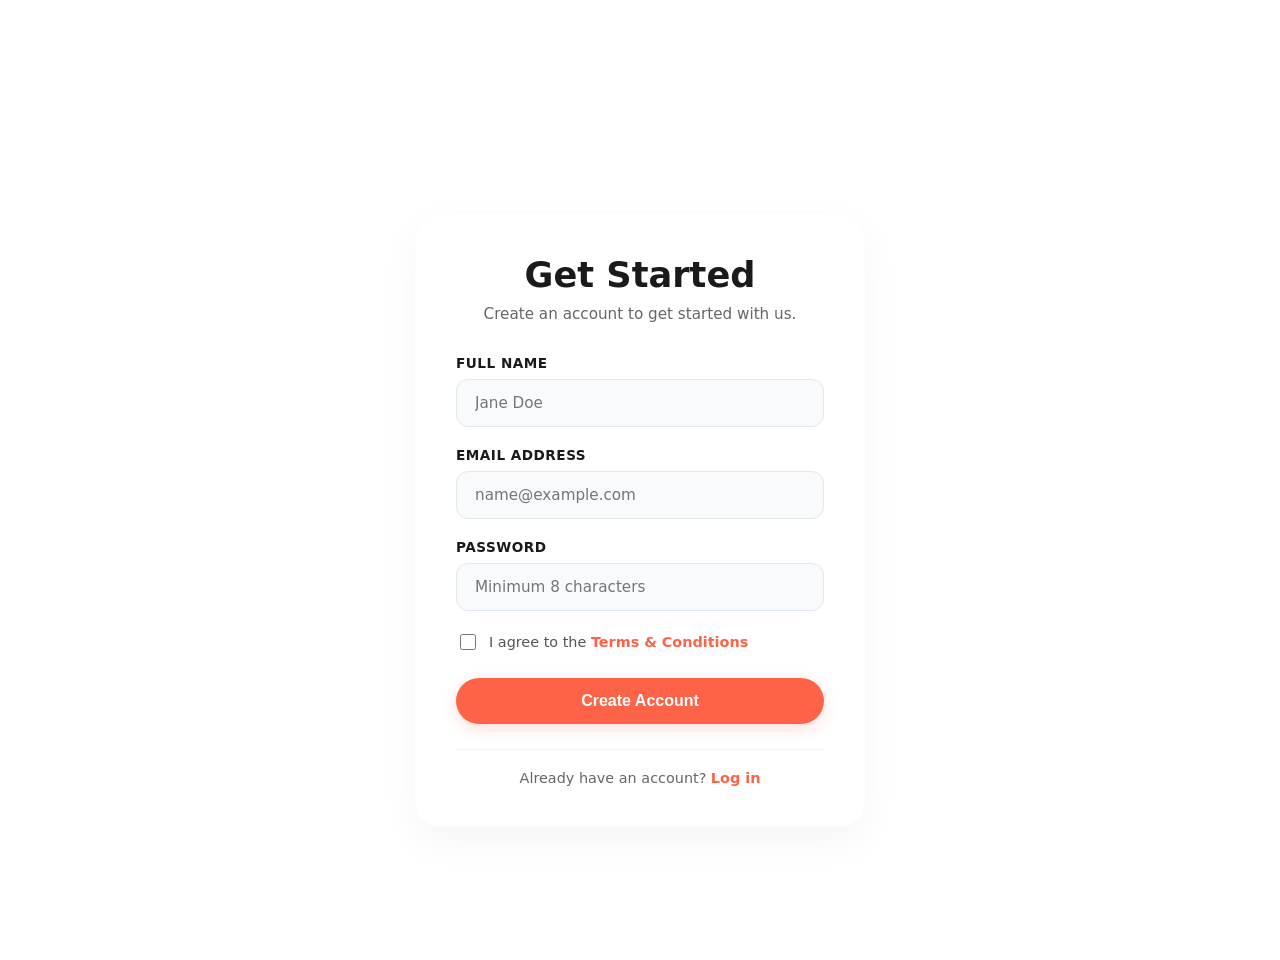
<file: sign-up.html>
<!DOCTYPE html>
<html lang="en">
<head>
  <meta charset="UTF-8">
  <meta name="viewport" content="width=device-width, initial-scale=1.0">
  <link rel="stylesheet" href="./css/style.css">
  <title>Sign Up</title>
</head>
<body>
  <main class="auth-page-wrapper">
    <div class="auth-card">
      <div class="auth-header">
        <h2>Get Started</h2>
        <p>Create an account to get started with us.</p>
      </div>
      
      <form class="auth-form" id="signupForm">
        <div class="form_group">
          <label for="fullname">Full Name</label>
          <input type="text" id="fullname" placeholder="Jane Doe" required>
        </div>

        <div class="form_group">
          <label for="username">Email Address</label>
          <input type="email" id="username" placeholder="name@example.com" required>
        </div>
        
        <div class="form_group">
          <label for="password">Password</label>
          <input type="password" id="password" placeholder="Minimum 8 characters" required>
        </div>
        
        <div class="form-checkbox">
          <input type="checkbox" id="terms" required>
          <label for="terms">I agree to the <a href="#" class="auth-alt-link">Terms & Conditions</a></label>
        </div>
        
        <button type="submit" class="contact_submit_btn auth-btn-full">Create Account</button>
      </form>
      
      <div class="auth-footer">
        <p>Already have an account? <a href="./login.html" class="auth-alt-link">Log in</a></p>
      </div>
    </div>
  </main>

  <script src="./js/script.js"></script>
</body>
</html>
</file>
<file: css/style.css>
/*=====================================
  GLOBAL LIFE-CYCLE & ACCENTS
=====================================*/

html {
  scroll-behavior: smooth;
}

body {
  font-family: system-ui, -apple-system, BlinkMacSystemFont, 'Segoe UI', Roboto, Oxygen, Ubuntu, Cantarell, 'Open Sans', 'Helvetica Neue', sans-serif;
  margin: 0;
  padding: 0;
  background-color: #fafafa;
  display: flex;
  flex-direction: column;
  min-height: 100vh;
  color: #222222;
  transition: background-color 0.3s ease, color 0.3s ease;
}

/* Keeps the footer at the very bottom */
main {
  flex: 1; 
  width: 90%;
  margin: 30px auto;


}


/* ==========================================================================
   CORE LIGHT THEME DEFAULTS / BASELINE STYLES
   ========================================================================== */
:root {
  --primary-accent: #ff6347;
  --primary-accent-hover: #ff7f66;
}

body {
  background-color: #ffffff;
  color: #333333;
  transition: background-color 0.3s ease, color 0.3s ease;
}

/* ==========================================================================
   CORE DARK THEME VARIABLES & GLOBAL SELECTORS
   ========================================================================== */
body.dark-theme {
  background-color: #121212 !important;
  color: #e0e0e0 !important; /* Unified default readable off-white */
}

/* Global Heading Highlights in Dark Theme */
body.dark-theme h1, 
body.dark-theme h2, 
body.dark-theme h3, 
body.dark-theme h4,
body.dark-theme h5,
body.dark-theme h6,
body.dark-theme .fw-bold {
  color: #ffffff !important;
}

/* Global Muted Copy Settings */
body.dark-theme .text-muted,
body.dark-theme small,
body.dark-theme .cart-empty-msg {
  color: #a0a0a0 !important;
}

/* Fix for standard anchor links across generic layout elements */
body.dark-theme a:not(.dropdown-link):not(.navbar-container a) {
  color: var(--primary-accent);
  transition: color 0.2s ease;
}
body.dark-theme a:not(.dropdown-link):not(.navbar-container a):hover {
  color: var(--primary-accent-hover);
}

/* ==========================================================================
   NAVIGATION & HEADER (DARK MODE)
   ========================================================================== */
body.dark-theme .navbar-container {
  background-color: rgba(30, 30, 30, 0.95);
  box-shadow: 0 2px 10px rgba(0, 0, 0, 0.5);
  border-bottom: 1px solid rgba(255, 255, 255, 0.05);
}

body.dark-theme .navbar-container a,
body.dark-theme .account-btn {
  color: #ffffff;
}

body.dark-theme .account-btn {
  border-color: #444444;
  background-color: transparent;
}
body.dark-theme .account-btn:hover {
  background-color: rgba(255, 255, 255, 0.05);
}

/* Dropdown Container Fixes */
body.dark-theme .dropdown-menu {
  background-color: #1e1e1e !important;
  border: 1px solid #333333 !important;
  box-shadow: 0 4px 12px rgba(0, 0, 0, 0.4);
}

body.dark-theme .dropdown-link {
  color: #dddddd !important;
}

body.dark-theme .dropdown-link:hover {
  background-color: #2a2a2a !important;
  color: #ffffff !important;
}

/* ==========================================================================
   SECTIONS, LAYOUT CONTAINERS & GRID PANELS
   ========================================================================== */
body.dark-theme .achievements, 
body.dark-theme .services-index,
body.dark-theme .contact_container,
body.dark-theme .filter-sidebar,
body.dark-theme .gallery-container,
body.dark-theme .quote-box,
body.dark-theme .carousel-container {
  background-color: #1e1e1e !important;
  color: #ffffff !important;
  border: 1px solid rgba(255, 255, 255, 0.08) !important;
}

/* Specific inner component typography fallback */
body.dark-theme .contact_subtitle,
body.dark-theme .contact_intro h1,
body.dark-theme .contact_info h3,
body.dark-theme .info_item h4,
body.dark-theme .quote-box p,
body.dark-theme .info_item p,
body.dark-theme .filter-header h3,
body.dark-theme .checkbox-label {
  color: #ffffff !important;
}

body.dark-theme .contact_intro p,
body.dark-theme .contact_info > p,
body.dark-theme .info_item a,
body.dark-theme .filter-label {
  color: #cccccc !important;
}

/* ==========================================================================
   HIGH-SPECIFICITY SIDEBAR STYLES (CHECKBOXES & BUTTONS)
   ========================================================================== */

/* Force Checkbox Background & Accent Layout Box Rules */
body.dark-theme .filter-sidebar .checkbox-group input[type="checkbox"] {
  appearance: none !important;
  -webkit-appearance: none !important; /* Overrides native Safari/Chrome rendering */
  background-color: #252525 !important;
  border: 1px solid #444444 !important;
  width: 16px !important;
  height: 16px !important;
  border-radius: 4px !important;
  display: inline-flex !important;
  align-items: center !important;
  justify-content: center !important;
  position: relative !important;
  vertical-align: middle !important;
  cursor: pointer !important;
  transition: all 0.2s ease;
}

/* Force Checkbox Checked Solid Fill State */
body.dark-theme .filter-sidebar .checkbox-group input[type="checkbox"]:checked {
  background-color: var(--primary-accent) !important; /* Premium Accent Color */
  border-color: var(--primary-accent) !important;
}

/* Force White Checkmark Icon Injection Layer */
body.dark-theme .filter-sidebar .checkbox-group input[type="checkbox"]:checked::after {
  content: '✓' !important;
  position: absolute !important;
  color: #ffffff !important;
  font-size: 11px !important;
  font-weight: bold !important;
}

/* Force Clear All Filter Action Button Styles */
body.dark-theme .filter-sidebar .filter-header .clear-all-btn {
  background-color: transparent !important;
  color: var(--primary-accent) !important;
  border: 1px solid var(--primary-accent) !important;
  padding: 4px 10px !important;
  border-radius: 4px !important;
  cursor: pointer !important;
  display: inline-block !important;
  transition: all 0.2s ease;
}

body.dark-theme .filter-sidebar .filter-header .clear-all-btn:hover {
  background-color: var(--primary-accent) !important;
  color: #ffffff !important;
  border-color: var(--primary-accent) !important;
}

/* Explicit Filter/Sorting Option Button Inactive States */
body.dark-theme .sorting-options button,
body.dark-theme .filter-sidebar button:not(.clear-all-btn):not(.active) {
  background-color: #252525 !important;
  color: #ffffff !important;
  border: 1px solid #444444 !important;
  transition: all 0.2s ease;
}

/* Hover state for the inactive buttons */
body.dark-theme .sorting-options button:hover:not(.active),
body.dark-theme .filter-sidebar button:not(.clear-all-btn):not(.active):hover {
  background-color: #333333 !important;
  border-color: #555555 !important;
  color: #ffffff !important;
}

/* Active Highlight Button State */
body.dark-theme .sorting-options button.active,
body.dark-theme .filter-sidebar button.active {
  background-color: var(--primary-accent) !important;
  border-color: var(--primary-accent) !important;
  color: #ffffff !important;
}

/* ==========================================================================
   SERVICES & ADDITIONAL INPUT COMPONENTS
   ========================================================================== */

/* Product Dynamic Cards */
body.dark-theme .products {
  background-color: #1e1e1e !important;
  border: 1px solid #2d2d2d !important;
  box-shadow: 0 4px 6px rgba(0, 0, 0, 0.3) !important;
}

body.dark-theme .products p,
body.dark-theme .products p b,
body.dark-theme .products .product-title,
body.dark-theme .products .price {
  color: #ffffff !important;
}

/* Global Search Fields & Sidebar Input Field Configuration */
body.dark-theme #search-filter,
body.dark-theme .form_group input,
body.dark-theme .form_group textarea,
body.dark-theme .services-page .search-bar,
body.dark-theme #search-input,
body.dark-theme #cart-note-input,
body.dark-theme .services select {
  background-color: #252525 !important;
  border: 1px solid #444444 !important;
  color: #ffffff !important;
}

body.dark-theme #search-filter::placeholder,
body.dark-theme #search-input::placeholder,
body.dark-theme #cart-note-input::placeholder,
body.dark-theme .form_group input::placeholder,
body.dark-theme .form_group textarea::placeholder {
  color: #888888 !important;
}

/* Global Focus Handling for Inputs */
body.dark-theme #search-filter:focus,
body.dark-theme .form_group input:focus,
body.dark-theme .form_group textarea:focus,
body.dark-theme #search-input:focus,
body.dark-theme #cart-note-input:focus,
body.dark-theme .services select:focus {
  border-color: var(--primary-accent) !important;
  outline: none;
}

/* Section Divider Layout Separator */
body.dark-theme .filter-divider {
  border: 0;
  border-top: 1px solid rgba(255, 255, 255, 0.1) !important;
}

/* ==========================================================================
   PLANNER / DROPDOWN OVERLAY CART
   ========================================================================== */
body.dark-theme #cart-dropdown {
  background-color: #1e1e1e !important;
  border: 1px solid #3d3d3d !important;
  box-shadow: 0 8px 16px rgba(0, 0, 0, 0.5) !important;
  color: #e0e0e0 !important;
}

body.dark-theme .cart-item {
  border-bottom: 1px solid #2d2d2d !important;
}

body.dark-theme #cart-close-btn,
body.dark-theme .remove-note-btn {
  color: #a0a0a0 !important;
  background: transparent;
  border: none;
  cursor: pointer;
}

body.dark-theme #cart-close-btn:hover,
body.dark-theme .remove-note-btn:hover {
  color: #ffffff !important;
}

/* ==========================================================================
   ADVANCED DARK THEME FONT COLOR FIXES
   ========================================================================== */

/* Force all text variants, paragraph structures, labels, and spans */
body.dark-theme p,
body.dark-theme span,
body.dark-theme label,
body.dark-theme li,
body.dark-theme strong,
body.dark-theme b,
body.dark-theme i {
  color: #e0e0e0 !important; /* Soft off-white to prevent glare */
}

/* Force dark theme visibility inside form control elements, buttons, and fields */
body.dark-theme input,
body.dark-theme textarea,
body.dark-theme select,
body.dark-theme button {
  color: #ffffff !important;
}

/* Table Text Correction (For Cart Data or Invoice Summary Views) */
body.dark-theme table,
body.dark-theme th,
body.dark-theme td {
  color: #ffffff !important;
}

/* Explicit class-based overrides for Bootstrap compatibility */
body.dark-theme .text-dark,
body.dark-theme .text-body,
body.dark-theme .text-black {
  color: #ffffff !important;
}

/* Cart Item Name Specific Highlight Fix */
body.dark-theme .cart-item-row,
body.dark-theme .cart-item-name,
body.dark-theme .qty,
body.dark-theme .cart-item-price {
  color: #ffffff !important;
}


/*=====================================
  NAVBAR (Optimized Logo Centering)
=====================================*/ 

.navbar-container {
  position: fixed;
  top: 0;
  left: 0;
  width: 100%;
  padding: 0 40px; 
  background-color: transparent; 
  box-shadow: 0 2px 10px rgba(0, 0, 0, 0.05); 
  backdrop-filter: blur(10px);
  -webkit-backdrop-filter: blur(10px);
  box-sizing: border-box;
  z-index: 1000;
}

.navbar {
  width: 100%;
}

.navbar ul {
  list-style: none;
  display: flex;
  align-items: center; 
  padding: 0;
  margin: 0 auto;        
  width: 100%;
  max-width: 1100px;     
}

.navbar li {
  padding: 0.5rem 1rem;
  white-space: nowrap;
}

/* Balanced wings alignment logic */
.navbar li.nav-left {
  flex: 1 1 0;
  display: flex;
  justify-content: flex-start;
}

.navbar li.logo-item {
  flex: 0 0 auto;
  margin: 0 20px;
}

.navbar li.nav-right {
  flex: 1 1 0;
  display: flex;
  justify-content: flex-end;
}

.navbar ul li a img {
  height: 60px;
  width: auto;
  display: block;
}

.navbar-container a {
  text-decoration: none;
  color: #333; 
  font-weight: 500;
  transition: color 0.3s ease, transform 0.3s ease;
  display: inline-block;
}

.navbar-container .navbar ul li a:hover {
  color: #ff6347; 
  text-decoration: none;
  transform: translateY(-2px);
}

/*=====================================
  ACCOUNT DROPDOWN NAVIGATION FIXES
=====================================*/ 

.navbar ul li.dropdown-item {
  position: relative; 
  padding: 15px 0;   
}

.account-btn {
  font-family: inherit;
  font-size: 0.95rem;
  font-weight: 500;
  color: #333;
  background: none;
  border: 1px solid #e2e8f0;
  padding: 8px 16px;
  border-radius: 20px;
  cursor: pointer;
  display: flex;
  align-items: center;
  gap: 6px;
  transition: all 0.3s ease;
}

.account-btn .arrow {
  font-size: 0.65rem;
  transition: transform 0.3s ease;
}

/* Dropdown Container Panel */
.dropdown-menu {
  position: absolute;
  top: 100%; 
  right: 0;
  background-color: #ffffff;
  min-width: 160px;
  border-radius: 12px;
  box-shadow: 0 10px 25px rgba(0, 0, 0, 0.08);
  border: 1px solid #eee;
  padding: 8px 0;
  display: flex;
  flex-direction: column;
  gap: 4px;
  opacity: 0;
  visibility: hidden;
  transform: translateY(10px);
  transition: opacity 0.3s ease, transform 0.3s ease, visibility 0.3s ease;
  z-index: 1010;
}

/* Dropdown link styling */
.dropdown-link {
  padding: 10px 18px !important;
  font-size: 0.9rem !important;
  font-weight: 500 !important;
  color: #444 !important;
  text-decoration: none;
  display: block;
  text-align: left;
  transform: none !important; 
}

.dropdown-link:hover {
  background-color: #f7f7f7;
  color: #ff6347 !important;
}

/* Special accent callout for the Signup option */
.dropdown-link.signup-highlight {
  color: #ff6347 !important;
  font-weight: 600 !important;
}

/* --- THE HOVER TRIGGER STATES --- */
.dropdown-item:hover .dropdown-menu {
  opacity: 1;
  visibility: visible;
  transform: translateY(0);
}

.dropdown-item:hover .account-btn {
  border-color: #ff6347;
  color: #ff6347;
}

.dropdown-item:hover .account-btn .arrow {
  transform: rotate(180deg);
}

/*=====================================
  HERO - INDEX
=====================================*/

.herosection {
  display: flex;
  flex-direction: column;
  align-items: center;
  justify-content: center;
  height: 80vh;
  width: 100%;
  background-image: url("https://i.ibb.co/qLtFrVvT/Screenshot-2026-06-18-143736.png");
  background-repeat: no-repeat;
  background-position: center center;
  background-size: cover;
  text-align: center;
  padding-top: 90px; 
  box-sizing: border-box;
}

.herosection h1 {
  font-size: 3rem;
  margin: 0 0 10px 0;
  color: white;
  text-shadow: 2px 2px 4px rgba(0, 0, 0, 0.6); 
  letter-spacing: 2px;
}

.herosection p {
  font-size: 1.5rem;
  color: #ddd;
  margin: 0 0 30px 0;
  text-shadow: 1px 1px 3px rgba(0, 0, 0, 0.6);
}

.herosection button {
  padding: 15px 40px;
  font-size: 1.2rem;
  background-color: #ff6347;
  color: white;
  border: none;
  border-radius: 50px;
  cursor: pointer;
  transition: background-color 0.3s ease, transform 0.3s ease;
}

.herosection button:hover {
  transform: translateY(-2px);
  box-shadow: 0 8px 22px rgba(255, 42, 84, 0.35);
  filter: brightness(1.05);
  background-color: #ff4500;
}

/*=====================================
  ACHIEVEMENTS AND SERVICES - INDEX
=====================================*/

.achievements-services-index {
  display: grid;
  grid-template-columns: repeat(auto-fit, minmax(300px, 1fr));
  gap: 20px;
  padding: 40px 20px;
  max-width: 1200px;
  margin: 0 auto;
}

.achievements, .services-index {
  background-color: #f0f0f0;
  padding: 30px;
  border-radius: 10px;
  text-align: center;
  transition: background-color 0.3s ease, transform 0.3s ease, box-shadow 0.3s ease;
}

.achievements:hover, .services-index:hover {
  background-color: #e0e0e0;
  transform: translateY(-5px);
  box-shadow: 0 6px 12px rgba(0, 0, 0, 0.15);
}

.services-index ul {
  list-style: none;
  padding: 0;
  line-height: 1.8;
}

/* =====================================
   RESPONSIVE DESIGN
===================================== */

/* Tablets */
@media (max-width: 900px) {
  .navbar-container {
    position: relative;
    padding: 10px 0;
  }

  .navbar ul {
    gap: 15px;
    flex-wrap: wrap;
    justify-content: center;
  }

  .navbar li, .navbar li.nav-left, .navbar li.nav-right {
    flex: initial;
    justify-content: center;
    padding: 0.3rem 0.5rem;
  }

  .navbar ul li a img {
    height: 50px;
  }

  /* Hero */
  .herosection {
    height: 70vh;
    padding: 40px 20px;
  }

  .herosection h1 {
    font-size: 2.3rem;
  }

  .herosection p {
    font-size: 1.1rem;
    max-width: 500px;
  }

  /* Cards */
  .achievements-services-index {
    grid-template-columns: 1fr;
    padding: 30px 20px;
  }

  .achievements, .services-index {
    padding: 25px;
  }
}

/* Mobile phones */
@media (max-width: 600px) {
  .navbar-container {
    position: relative;
  }

  .navbar ul {
    flex-direction: column;
    gap: 10px;
  }

  .navbar li {
    text-align: center;
  }

  .navbar ul li a img {
    height: 45px;
  }

  /* Hero mobile */
  .herosection {
    height: auto;
    min-height: 70vh;
    padding-top: 40px;
    padding-bottom: 40px;
  }

  .herosection h1 {
    font-size: 1.8rem;
    letter-spacing: 1px;
  }

  .herosection p {
    font-size: 1rem;
    padding: 0 20px;
  }

  .herosection button {
    width: 80%;
    font-size: 1rem;
    padding: 12px 20px;
  }

  /* Achievement cards */
  .achievements-services-index {
    padding: 20px 15px;
  }

  .achievements h2, .services-index h2 {
    font-size: 1.3rem;
  }

  .achievements p, .services-index li {
    font-size: 0.95rem;
  }

  /* Dark mode button */
  .darkmode-btn {
    position: fixed;
    bottom: 20px;
    right: 20px;
  }
}

/* ==========================================
   CONTACT PAGE
========================================== */

.contact-page-wrapper {
  padding-top: 140px; 
  padding-bottom: 60px;
  max-width: 1100px;
  width: 90%;
  margin: 0 auto;
  flex: 1; 
}

.contact_intro {
  text-align: center;
  background-color: transparent; /* Changed from white to transparent for smooth theme scaling */
  padding-bottom: 40px;
  padding-top: 10px;
  margin-bottom: 10px;
}

.contact_subtitle {
  color: #ff6347; /* Replaced plain black with your brand accent color */
  font-weight: 600;
  font-size: 0.95rem;
  text-transform: uppercase;
  letter-spacing: 1px;
}

.contact_intro h1 {
  font-size: 2.5rem;
  color: #1a1a1a;
  margin: 10px 0;
}

.contact_intro p {
  max-width: 600px;
  margin: 0 auto;
  color: darkslategrey;
  font-size: 1.1rem;
  line-height: 1.5;
}

.contact_container {
  display: grid;
  grid-template-columns: repeat(auto-fit, minmax(320px, 1fr));
  gap: 40px;
  background: #fdfdfd; /* Changed from plain gray to a crisp, elegant off-white surface */
  border-radius: 24px;
  padding: 40px;
  box-shadow: 0 10px 30px rgba(0, 0, 0, 0.05); /* Softened from red hue shadow to global luxury drop shadow */
  border: 1px solid rgba(0, 0, 0, 0.05);
}

.contact_info {
  padding-right: 20px;
}

.contact_info h3 {
  font-size: 1.6rem;
  color: #1a1a1a;
  margin: 0 0 15px 0;
}

.contact_info > p {
  color: #4a4a4a; /* Lightened up from near-black to establish copy hierarchy */
  line-height: 1.6;
  margin-bottom: 35px;
}

.info_list {
  display: flex;
  flex-direction: column;
  gap: 25px;
}

.info_item {
  display: flex;
  align-items: flex-start;
  gap: 15px;
}

.info_icon {
  font-size: 1.4rem;
  background: rgba(255, 99, 71, 0.1); /* Standardized to match your brand's tomato accent */
  padding: 10px;
  border-radius: 12px;
  line-height: 1;
}

.info_item h4 {
  margin: 0 0 4px 0;
  font-size: 1rem;
  color: #1a1a1a;
}

.info_item p, .info_item a {
  margin: 0;
  color: #3c3b3b;
  text-decoration: none;
  font-size: 0.95rem;
  transition: color 0.2s ease;
}

.info_item a:hover {
  color: #ff4500;
}

.contact_form {
  display: flex;
  flex-direction: column;
  gap: 20px;
}

.form_group {
  display: flex;
  flex-direction: column;
  gap: 8px;
}

.form_group label {
  font-size: 0.85rem;
  font-weight: 600;
  text-transform: uppercase;
  color: #1a1a1a;
  letter-spacing: 0.5px;
}

.form_group input, .form_group textarea {
  padding: 14px 18px;
  border: 1px solid #e2e8f0;
  border-radius: 12px;
  font-family: inherit;
  font-size: 0.95rem;
  color: #0c0b0b;
  background-color: #f8fafc; /* Changed to a clean, desaturated cool-gray surface input */
  transition: all 0.2s ease;
}

.form_group input:focus, .form_group textarea:focus {
  outline: none;
  border-color: #ff6347;
  background-color: #fff;
  box-shadow: 0 0 0 3px rgba(255, 99, 71, 0.15);
}

.contact_submit_btn {
  display: inline-block;
  padding: 14px 30px;
  font-size: 1rem;
  font-weight: 600;
  background: #ff6347;
  color: white;
  border: none;
  border-radius: 30px;
  cursor: pointer;
  box-shadow: 0 5px 15px rgba(255, 99, 71, 0.2);
  transition: all 0.3s ease;
  align-self: flex-start;
  margin-top: 10px;
}

.contact_submit_btn:hover {
  transform: translateY(-2px);
  box-shadow: 0 8px 22px rgba(255, 99, 71, 0.35);
  filter: brightness(1.05);
  background-color: #ff4500;
}

/* ==========================================================================
   THEME SYNCHRONIZATION OVERRIDES
   ========================================================================== */
body.dark-theme .contact_intro {
  background-color: transparent !important;
}

body.dark-theme .contact_container {
  background: #1e1e1e !important;
  border: 1px solid rgba(255, 255, 255, 0.08) !important;
  box-shadow: 0 15px 40px rgba(0, 0, 0, 0.4) !important;
}

body.dark-theme .contact_intro h1,
body.dark-theme .contact_info h3,
body.dark-theme .info_item h4,
body.dark-theme .form_group label {
  color: #ffffff !important;
}

body.dark-theme .contact_intro p,
body.dark-theme .contact_info > p,
body.dark-theme .info_item p,
body.dark-theme .info_item a {
  color: #cccccc !important;
}

body.dark-theme .info_icon {
  background: rgba(255, 138, 101, 0.15) !important;
}

body.dark-theme .info_item a:hover {
  color: var(--primary-accent-hover, #ffab91) !important;
}

/*================================
   RESPONSIVE DESIGN
================================*/

/* Tablets */
@media screen and (max-width: 992px) {
  .contact-page-wrapper {
    width: 95%;
    padding-top: 120px;
  }

  .contact_container {
    padding: 30px;
    gap: 30px;
  }

  .contact_intro h1 {
    font-size: 2.2rem;
  }
}

/* Mobile Devices */
@media screen and (max-width: 768px) {
  .contact-page-wrapper {
    width: 95%;
    padding-top: 100px;
    padding-bottom: 40px;
  }

  .contact_container {
    grid-template-columns: 1fr;
    padding: 25px;
    gap: 30px;
  }

  .contact_info {
    padding-right: 0;
  }

  .contact_intro {
    margin-bottom: 30px;
  }

  .contact_intro h1 {
    font-size: 2rem;
  }

  .contact_intro p {
    font-size: 1rem;
  }

  .contact_submit_btn {
    width: 100%;
    align-self: stretch;
  }

  .info_item {
    gap: 12px;
  }

  .footer-container {
    display: flex;
    flex-direction: column;
    gap: 25px;
    text-align: center;
  }

  .icons {
    justify-content: center;
  }
}

/* Small Phones */
@media screen and (max-width: 480px) {
  .contact-page-wrapper {
    padding-top: 90px;
    width: 100%;
    padding-left: 15px;
    padding-right: 15px;
  }

  .contact_container {
    padding: 20px;
    border-radius: 16px;
  }

  .contact_intro h1 {
    font-size: 1.7rem;
  }

  .contact_intro p {
    font-size: 0.9rem;
  }

  .contact_info h3 {
    font-size: 1.3rem;
  }

  .info_icon {
    font-size: 1.1rem;
    padding: 8px;
  }

  .info_item h4 {
    font-size: 0.9rem;
  }

  .info_item p,
  .info_item a {
    font-size: 0.85rem;
  }

  .form_group label {
    font-size: 0.75rem;
  }

  .form_group input,
  .form_group textarea {
    font-size: 0.9rem;
    padding: 12px 14px;
  }

  .contact_submit_btn {
    font-size: 0.9rem;
    padding: 12px;
  }
}

/*=====================================
  FOOTER
=====================================*/

.footer {
  text-align: center;
  padding: 40px 20px 20px 20px; 
  background-color: #1a1a1a; 
  color: #ffffff;
  margin-top: auto; 
  display: flex;
  flex-direction: column;
  gap: 30px; 
  font-family: sans-serif; 
}

.footer-container {
  display: flex;
  flex-wrap: wrap; 
  justify-content: space-around;
  align-items: flex-start;
  max-width: 1200px;
  width: 100%;
  margin: 0 auto;
  gap: 20px;
}

.social-links-box, .about-us, .Mail, .Location {
  flex: 1;
  min-width: 200px; 
  display: flex;
  flex-direction: column;
  align-items: center;
  gap: 10px;
}

.footer-container p:first-child {
  font-weight: 600;
  text-transform: uppercase;
  font-size: 0.9rem;
  letter-spacing: 1px;
  color: #b3b3b3; 
  margin-bottom: 5px;
}

.footer-container a {
  color: #ffffff;
  text-decoration: none;
  font-size: 0.95rem;
  transition: color 0.3s ease;
}

.footer-container a:hover {
  color: #d4af37; 
}

.icons {
  display: flex;
  gap: 15px;
  font-size: 1.3rem;
  margin-top: 5px;
}

.icons i {
  cursor: pointer;
  transition: transform 0.3s ease, color 0.3s ease;
}

.icons i:hover {
  transform: translateY(-3px);
  color: #d4af37; 
}

.Location p:last-child {
  font-size: 0.95rem;
  margin: 0;
}

.main-footer {
  border-top: 1px solid #333; 
  padding-top: 20px;
  width: 100%;
}

.main-footer p {
  font-size: 0.85rem;
  color: #888;
  margin: 0;
}

.services-page {
    font-family: sans-serif;
    color: #222;

}

/* PAGE LAYOUT */
.services-page .services-wrapper {
    display: flex;
    margin-top: 80px;
}

/* SIDEBAR */
.services-page .filter-section {
    width: 180px;
    flex-shrink: 0;
    padding: 16px;
    border-right: 1px solid #ddd;
    font-size: 13px;
}

.services-page .filter-section h3 {
    margin-bottom: 10px;
}

.services-page .active-filters {
    display: flex;
    flex-wrap: wrap;
    gap: 6px;
    margin-bottom: 14px;
}

.services-page .tag {
    background: #eee;
    border-radius: 12px;
    padding: 2px 8px;
    font-size: 12px;
    display: inline-flex;
    align-items: center;
    gap: 4px;
}

.services-page .tag button {
    background: none;
    border: none;
    cursor: pointer;
    font-size: 12px;
    color: #666;
}

.services-page .filter-group {
    margin-bottom: 12px;
}

.services-page .filter-group label {
    font-weight: bold;
    display: block;
    margin-bottom: 4px;
    cursor: pointer;
}

.services-page .filter-group ul {
    list-style: none;
    padding-left: 16px;
    color: #555;
    line-height: 1.8;
}

.services-page .filter-group input[type="range"] {
    width: 100%;
    margin-top: 6px;
}

/* MAIN SECTION */
.services-page .services-section {
    flex: 1;
    padding: 20px 24px;
}

/* SEARCH + SORT BAR */
.services-page .services-search-bar {
    display: flex;
    justify-content: space-between;
    align-items: center;
    margin-bottom: 16px;
    background-color: #FF6347;
    padding: 30px;
    border: black 2px solid;
}

.services-page .search-bar {
    display: flex;
    align-items: center;
    background: #f5f5f5;
    border-radius: 6px;
    padding: 6px 20px;
    gap: 8px;
    border:black 2px solid;
}

.services-page .search-bar input {
    border: none;
    background: none;
    outline: none;
    font-size: 14px;
    width: 220px;
}

.services-page .search-bar button {
    background: none;
    border: none;
    cursor: pointer;
    font-size: 14px;
}

.services-page .sorting-options {
    display: flex;
    gap: 6px;
}

.services-page .sorting-options button {
    padding: 5px 12px;
    border-radius: 16px;
    border: 1px solid #ccc;
    background: #fff;
    cursor: pointer;
    font-size: 13px;
    color: #444;
    border: black 2px solid;
    transition: all ease-in-out;
}

.services-page .sorting-options button.active {
    background: #222;
    color: #fff;
    border-color: #222;
}

/* HEADING */
.services-page .service-header h1 {
    font-size: 32px;
    font-weight: bold;
    margin-bottom: 20px;
}

.services-page .service-header {
  display: flex;
  flex-direction: row;
  gap: 65vw;
}

.services-page .service-header button {
  height: 6vh;
  width: 3vw;
  border-radius: 50%;
}

/* CARD GRID */
.services-page .service-items {
    display: grid;
    grid-template-columns: repeat(4, 1fr);
    gap: 12px;
}

.services-page .products {
    border: 1px solid #ddd;
    border-radius: 8px;
    overflow: hidden;
    font-size: 159%;
    transition: all 0.5s ease-in-out;
}

.services-page .products.wide {
    grid-column: span 2;
}

.services-page .products img {
    width: 100%;
    aspect-ratio: 4/3;
    object-fit: cover;
    display: block;
    background: #e5e5e5;
}

.services-page .products.wide img {
    aspect-ratio: 16/7;
}

.services-page .products p {
    padding: 8px 10px;
    font-size: 70%;
    color: #555;
}

.services-page .products:hover {
    transform: scale(1.05);
    box-shadow: 0 10px 30px rgba(244, 162, 29, 0.677);
    cursor: pointer;
}

/* ─────────────────────────────────────────
   ADD THIS BLOCK TO THE BOTTOM OF style.css
   ───────────────────────────────────────── */

/* HOST TAGS */
.services-page .products {
    position: relative;
}

.services-page .host-tag {
    position: absolute;
    top: 8px;
    left: 8px;
    font-size: 10px;
    font-weight: 700;
    text-transform: uppercase;
    letter-spacing: 0.6px;
    padding: 3px 8px;
    border-radius: 4px;
    z-index: 2;
    pointer-events: none;
}

.services-page .we-host-tag {
    background: #FF6347;
    color: #fff;
}

.services-page .external-tag {
    background: rgba(0, 0, 0, 0.55);
    color: #fff;
}

/* CARD ACTION BUTTONS */
.services-page .card-actions {
    display: flex;
    gap: 6px;
    padding: 6px 10px 10px;
}

.services-page .card-actions button {
    flex: 1;
    padding: 5px 6px;
    font-size: 11px;
    font-weight: 600;
    border-radius: 5px;
    border: none;
    cursor: pointer;
    transition: background 0.2s, transform 0.1s;
}

.services-page .add-to-plan-btn {
    background: #FF6347;
    color: #fff;
}

.services-page .add-to-plan-btn:hover {
    background: #e5502f;
}

.services-page .add-to-plan-btn:active {
    transform: scale(0.95);
}

.services-page .add-to-plan-btn.added {
    background: #2ecc71;
}

.services-page .go-to-site-btn {
    background: #f0f0f0;
    color: #333;
    border: 1px solid #ddd !important;
}

.btn-combo {
    position: relative;
    overflow: hidden;
    animation: pulseRing 2s ease-out infinite;
}

.btn-combo::before {
    content: '';
    position: absolute;
    top: 0; left: -100%;
    width: 55%; height: 100%;
    background: linear-gradient(120deg, transparent, rgba(255,255,255,0.32), transparent);
    animation: shimmerSweep 2.4s ease-in-out infinite;
}

.btn-combo::after {
    content: '';
    position: absolute;
    inset: 0;
    border-radius: 8px;
    border: 2px solid rgba(255,255,255,0.7);
    clip-path: inset(0 100% 0 0);
    animation: traceBorder 2.4s linear infinite;
}

@keyframes pulseRing {
    0%   { box-shadow: 0 0 0 0 rgba(255,99,71,0.7); }
    70%  { box-shadow: 0 0 0 16px rgba(255,99,71,0); }
    100% { box-shadow: 0 0 0 0 rgba(255,99,71,0); }
}

@keyframes shimmerSweep {
    0%   { left: -100%; }
    45%  { left: 150%; }
    100% { left: 150%; }
}

@keyframes traceBorder {
    0%   { clip-path: inset(0 100% 0 0); }
    30%  { clip-path: inset(0 0 0 0); }
    60%  { clip-path: inset(0 0 0 0); }
    90%  { clip-path: inset(0 0 0 100%); }
    100% { clip-path: inset(0 100% 0 0); }
}

.btn-combo:hover {
    animation: none;
    transform: scale(1.05);
    transition: all 0.2s ease;
}
.btn-combo:hover::before,
.btn-combo:hover::after { animation: none; }

.services-page .go-to-site-btn:hover {
    background: #e2e2e2;
}

/* CART WRAPPER & BUTTON */
.services-page .cart-wrapper {
    position: relative;
}

.services-page .cart-btn {
    position: relative;
    height: 44px;
    width: 44px;
    border-radius: 50%;
    padding: 0;
    display: flex;
    align-items: center;
    justify-content: center;
    background: #FF6347;
    border: none;
    font-size: 18px;
    transition: transform 0.15s;
}

.services-page .cart-btn.bump {
    animation: cartBump 0.4s ease;
}

@keyframes cartBump {
    0%   { transform: scale(1); }
    30%  { transform: scale(1.35); }
    60%  { transform: scale(0.9); }
    100% { transform: scale(1); }
}

.services-page .cart-count {
    position: absolute;
    top: -6px;
    right: -6px;
    background: #222;
    color: #fff;
    font-size: 10px;
    font-weight: 700;
    width: 18px;
    height: 18px;
    border-radius: 50%;
    display: flex;
    align-items: center;
    justify-content: center;
    line-height: 1;
    transition: transform 0.2s;
}

.services-page .cart-count.pop {
    animation: countPop 0.3s ease;
}

@keyframes countPop {
    0%   { transform: scale(1); }
    50%  { transform: scale(1.5); }
    100% { transform: scale(1); }
}

/* FLY-TO-CART PARTICLE */
.fly-particle {
    position: fixed;
    width: 10px;
    height: 10px;
    background: #FF6347;
    border-radius: 50%;
    pointer-events: none;
    z-index: 9999;
    transition: none;
}

/* CART DROPDOWN */
.services-page .cart-dropdown {
    display: none;
    position: absolute;
    top: 54px;
    right: 0;
    width: 320px;
    background: #fff;
    border: 1.5px solid #eee;
    border-radius: 10px;
    box-shadow: 0 8px 32px rgba(0,0,0,0.14);
    z-index: 1000;
    flex-direction: column;
    overflow: hidden;
}

.services-page .cart-dropdown.open {
    display: flex;
    animation: dropIn 0.2s ease;
}

@keyframes dropIn {
    from { opacity: 0; transform: translateY(-8px); }
    to   { opacity: 1; transform: translateY(0); }
}

.services-page .cart-dropdown-header {
    display: flex;
    justify-content: space-between;
    align-items: center;
    padding: 12px 16px;
    background: #FF6347;
    color: #fff;
    font-weight: 700;
    font-size: 14px;
}

.services-page .cart-close-btn {
    background: none;
    border: none;
    color: #fff;
    font-size: 14px;
    cursor: pointer;
    padding: 0;
    line-height: 1;
}

.services-page .cart-items-list {
    max-height: 280px;
    overflow-y: auto;
    padding: 8px 0;
}

.services-page .cart-empty-msg {
    text-align: center;
    color: #aaa;
    font-size: 13px;
    padding: 24px 0;
    margin: 0;
}

.services-page .cart-item-row {
    display: flex;
    align-items: center;
    justify-content: space-between;
    padding: 8px 16px;
    font-size: 13px;
    border-bottom: 1px solid #f5f5f5;
    animation: fadeInRow 0.2s ease;
    gap: 6px;
}

.services-page .minus-btn,
.services-page .plus-btn {
    background: #f0f0f0;
    border: 1px solid #ddd;
    border-radius: 4px;
    width: 22px;
    height: 22px;
    font-size: 14px;
    font-weight: 700;
    cursor: pointer;
    display: flex;
    align-items: center;
    justify-content: center;
    flex-shrink: 0;
    transition: background 0.15s;
}

.services-page .minus-btn:hover,
.services-page .plus-btn:hover {
    background: #FF6347;
    color: #fff;
    border-color: #FF6347;
}

.services-page .qty {
    font-size: 13px;
    font-weight: 600;
    min-width: 16px;
    text-align: center;
}

@keyframes fadeInRow {
    from { opacity: 0; transform: translateX(8px); }
    to   { opacity: 1; transform: translateX(0); }
}

.services-page .cart-item-name {
    flex: 1;
    font-weight: 600;
    color: #222;
    white-space: nowrap;
    overflow: hidden;
    text-overflow: ellipsis;
    max-width: 200px;
}

.services-page .cart-item-price {
    color: #FF6347;
    font-size: 12px;
    margin-right: 10px;
    white-space: nowrap;
}

.services-page .cart-item-delete {
    background: none;
    border: none;
    color: #ccc;
    cursor: pointer;
    font-size: 14px;
    padding: 0;
    transition: color 0.15s;
    flex-shrink: 0;
}

.services-page .cart-item-delete:hover {
    color: #e74c3c;
}

/* CART FOOTER / NOTES */
.services-page .cart-dropdown-footer {
    padding: 10px 14px 14px;
    border-top: 1px solid #eee;
    background: #fafafa;
}

.services-page .cart-note-row {
    display: flex;
    gap: 6px;
    margin-bottom: 8px;
}

.services-page .cart-note-row input {
    flex: 1;
    border: 1px solid #ddd;
    border-radius: 5px;
    padding: 5px 10px;
    font-size: 12px;
    outline: none;
}

.services-page .cart-note-row input:focus {
    border-color: #FF6347;
}

.services-page #cart-note-add-btn {
    background: #FF6347;
    color: #fff;
    border: none;
    border-radius: 5px;
    width: 30px;
    cursor: pointer;
    font-size: 16px;
    display: flex;
    align-items: center;
    justify-content: center;
    flex-shrink: 0;
}

.services-page #cart-note-add-btn:hover {
    background: #e5502f;
}

.services-page .cart-note-entry {
    display: flex;
    align-items: flex-start;
    justify-content: space-between;
    background: #fff;
    border: 1px solid #eee;
    border-radius: 5px;
    padding: 5px 8px;
    font-size: 12px;
    color: #555;
    margin-bottom: 5px;
    animation: fadeInRow 0.2s ease;
}

.services-page .cart-note-entry button {
    background: none;
    border: none;
    color: #ccc;
    cursor: pointer;
    font-size: 12px;
    padding: 0;
    margin-left: 6px;
    flex-shrink: 0;
}

.services-page .cart-note-entry button:hover {
    color: #e74c3c;
}

/* SERVICE HEADER — keep cart-wrapper right-aligned */
.services-page .service-header {
    display: flex;
    flex-direction: row;
    align-items: center;
    justify-content: space-between;
    gap: 0;
}

/* ══════════════════════════════════════════════════════════════
   AFFAIR DE COEUR — RESPONSIVE STYLES
   Paste this at the very bottom of style.css
   (after the style-additions.css block)
   ══════════════════════════════════════════════════════════════ */

/* ─────────────────────────────────────────────────────────────
   TABLET  —  max-width: 1024px
   ───────────────────────────────────────────────────────────── */
@media (max-width: 1024px) {

    /* Navbar */
    .services-page .navbar ul {
        gap: 12px;
        flex-wrap: wrap;
        justify-content: center;
        padding: 8px 16px;
    }

    .services-page .navbar ul li a {
        font-size: 13px;
    }

    /* Layout: tighten sidebar */
    .services-page .services-wrapper {
        margin-top: 200px;
    }

    .services-page .filter-section {
        width: 160px;
        padding: 12px;
    }

    /* Grid: 3 columns on tablet */
    .services-page .service-items {
        grid-template-columns: repeat(3, 1fr);
        gap: 10px;
    }

    /* Search bar */
    .services-page .services-search-bar {
        flex-wrap: wrap;
        gap: 10px;
        padding: 16px;
    }

    .services-page .sorting-options {
        flex-wrap: wrap;
        gap: 6px;
    }

    /* Service header */
    .services-page .service-header {
        gap: 0;
    }

    /* Cart dropdown width */
    .services-page .cart-dropdown {
        width: 290px;
    }
}


/* ─────────────────────────────────────────────────────────────
   LARGE MOBILE  —  max-width: 768px
   Sidebar collapses, filter becomes a toggle drawer
   ───────────────────────────────────────────────────────────── */
@media (max-width: 768px) {

    /* ── NAVBAR ── */
    .services-page .navbar ul {
        gap: 8px;
        padding: 6px 12px;
    }

    .services-page .navbar ul li img {
        height: 32px;
    }

    /* ── LAYOUT ── */
    .services-page .services-wrapper {
        flex-direction: column;
        margin-top: 200px;
    }

    /* ── FILTER SIDEBAR → COLLAPSIBLE DRAWER ── */
    .services-page .filter-section {
        width: 100%;
        border-right: none;
        border-bottom: 1px solid #eee;
        padding: 0;
        position: relative;
    }

    /* Hide the sidebar content by default on mobile */
    .services-page .filter-section .filter-group {
        display: none;
        padding: 12px 16px;
        background: #fff;
        border-top: 1px solid #f0f0f0;
    }

    /* Show when drawer is open */
    .services-page .filter-section.drawer-open .filter-group {
        display: block;
    }

    /* Filter toggle button (injected by JS) */
    .services-page .filter-toggle-btn {
        display: flex;
        align-items: center;
        justify-content: space-between;
        width: 100%;
        padding: 14px 16px;
        background: #fff;
        border: none;
        border-bottom: 1px solid #eee;
        font-size: 15px;
        font-weight: 700;
        color: #222;
        cursor: pointer;
        text-align: left;
    }

    .services-page .filter-toggle-btn .filter-toggle-icon {
        font-size: 18px;
        color: #FF6347;
        transition: transform 0.25s ease;
        line-height: 1;
    }

    .services-page .filter-section.drawer-open .filter-toggle-icon {
        transform: rotate(180deg);
    }

    /* Filter labels become comfortable touch targets */
    .services-page .filter-section .filter-group label {
        display: flex;
        align-items: center;
        gap: 8px;
        padding: 6px 0;
        font-size: 14px;
        font-weight: 500;
        cursor: pointer;
        color: #333;
    }

    .services-page .filter-section .filter-group label input[type="checkbox"] {
        width: 16px;
        height: 16px;
        accent-color: #FF6347;
        flex-shrink: 0;
        cursor: pointer;
    }

    .services-page .filter-section h3 {
        display: none; /* replaced by toggle button */
    }

    /* ── MAIN CONTENT ── */
    .services-page .services-section {
        padding: 14px 12px;
    }

    /* ── SEARCH + SORT ── */
    .services-page .services-search-bar {
        flex-direction: column;
        gap: 10px;
        padding: 14px;
        border-radius: 8px;
    }

    .services-page .search-bar {
        width: 100%;
    }

    .services-page .search-bar input {
        width: 100%;
        font-size: 15px;
    }

    .services-page .sorting-options {
        width: 100%;
        display: grid;
        grid-template-columns: repeat(2, 1fr);
        gap: 6px;
    }

    .services-page .sorting-options button {
        text-align: center;
        padding: 8px 4px;
        font-size: 12px;
    }

    /* ── SERVICE HEADER ── */
    .services-page .service-header {
        align-items: center;
        margin-bottom: 14px;
    }

    .services-page .service-header h1 {
        font-size: 28px !important;
        margin-bottom: 0;
    }

    /* ── CART DROPDOWN ── */
    .services-page .cart-dropdown {
        position: fixed;
        top: auto;
        bottom: 0;
        right: 0;
        left: 0;
        width: 200%;
        max-height: 75vh;
        border-radius: 16px 16px 0 0;
        box-shadow: 0 -4px 30px rgba(0,0,0,0.18);
        animation: slideUp 0.25s ease;
    }

    @keyframes slideUp {
        from { transform: translateY(20px); opacity: 0; }
        to   { transform: translateY(0);    opacity: 1; }
    }

    .services-page .cart-items-list {
        max-height: 45vh;
    }

    /* ── CARD GRID — 2 columns ── */
    .services-page .service-items {
        grid-template-columns: repeat(2, 1fr);
        gap: 10px;
    }

    /* ── CARD ACTIONS ── */
    .services-page .card-actions {
        flex-direction: column;
        gap: 5px;
        padding: 6px 8px 10px;
    }

    .services-page .card-actions button {
        width: 100%;
        padding: 8px;
        font-size: 12px;
    }

    /* ── HOST TAG ── */
    .services-page .host-tag {
        font-size: 9px;
        padding: 3px 6px;
    }
}


/* ─────────────────────────────────────────────────────────────
   SMALL MOBILE  —  max-width: 480px
   Single column, max readability
   ───────────────────────────────────────────────────────────── */
@media (max-width: 480px) {

    /* ── NAVBAR ── */
    .services-page .navbar ul {
        gap: 6px 10px;
        padding: 8px 10px;
        justify-content: center;
    }

    .services-page .navbar ul li a {
        font-size: 12px;
    }

    .services-page .navbar ul li img {
        height: 28px;
    }

    /* ── LAYOUT ── */
    .services-page .services-wrapper {
        margin-top: 200px;
    }

    .services-page .services-section {
        padding: 10px 10px;
    }

    /* ── SEARCH BAR ── */
    .services-page .services-search-bar {
        padding: 12px 10px;
        border-radius: 6px;
        border-width: 1px;
    }

    /* Sort: 2 columns still, but more compact */
    .services-page .sorting-options button {
        font-size: 11px;
        padding: 7px 2px;
        border-radius: 8px;
    }

    /* ── HEADING ── */
    .services-page .service-header h1 {
        font-size: 22px !important;
    }

    .services-page .cart-btn {
        width: 38px;
        height: 38px;
        font-size: 15px;
    }

    /* ── CARD GRID — 1 column ── */
    .services-page .service-items {
        grid-template-columns: 1fr;
        gap: 12px;
    }

    /* Cards fill width and look more portrait at 1-col */
    .services-page .products img {
        aspect-ratio: 16/7;
    }

    /* ── CARD TEXT ── */
    .services-page .products p {
        font-size: 75% !important;
    }

    /* ── CARD ACTIONS — side by side again at full width ── */
    .services-page .card-actions {
        flex-direction: row;
        gap: 6px;
        padding: 6px 10px 10px;
    }

    .services-page .card-actions button {
        padding: 9px 6px;
        font-size: 12px;
        font-weight: 700;
    }

    /* ── CART DROPDOWN ── */
    .services-page .cart-dropdown {
        max-height: 80vh;
    }

    .services-page .cart-items-list {
        max-height: 48vh;
    }

    .services-page .cart-item-name {
        max-width: 160px;
        font-size: 12px;
    }

    .services-page .cart-dropdown-header span {
        font-size: 13px;
    }

    /* ── FILTER DRAWER ── */
    .services-page .filter-section .filter-group {
        display: none;
        column-count: 2;
        column-gap: 12px;
    }

    .services-page .filter-section.drawer-open .filter-group {
        display: block;
    }

    .services-page .filter-section .filter-group label {
        font-size: 13px;
        break-inside: avoid;
    }

    /* Budget slider stays full width */
    .services-page .filter-group:last-child {
        column-count: 1;
    }

    /* ── HOST TAG ── */
    .services-page .host-tag {
        font-size: 8px;
        padding: 2px 5px;
        top: 6px;
        left: 6px;
    }
}


/* ─────────────────────────────────────────────────────────────
   UTILITY — respect reduced motion preference
   ───────────────────────────────────────────────────────────── */
@media (prefers-reduced-motion: reduce) {
    .services-page .products,
    .services-page .cart-btn,
    .services-page .cart-count,
    .services-page .cart-dropdown,
    .services-page .cart-item-row,
    .fly-particle {
        animation: none !important;
        transition: none !important;
    }
}

/* ══════════════════════════════════════════════════════
   NAVBAR OVERLAP FIX
   Paste this at the top of responsive.css
   (or at the bottom of style.css)
   ══════════════════════════════════════════════════════ */

/* Make navbar fixed so it stays on top */
.services-page .navbar-container {
    position: fixed;
    top: 0;
    left: 0;
    width: 100%;
    z-index: 999;
    background: #fff;
    box-shadow: 0 2px 10px rgba(0, 0, 0, 0.08);
}

/* Push the whole wrapper down by the navbar's height */
.services-page .services-wrapper {
    margin-top: 80px;
}

/* ── Tablet ── */
@media (max-width: 1024px) {
    .services-page .services-wrapper {
        margin-top: 70px;
    }
}

/* ── Mobile ── */
@media (max-width: 768px) {
    .services-page .services-wrapper {
        margin-top: 60px;
    }
}

@media (max-width: 480px) {
    .services-page .services-wrapper {
        margin-top: 56px;
    }
}

/*=====================================
  AUTH PAGES (LOGIN & SIGNUP)
=====================================*/

.auth-page-wrapper {
  display: flex;
  align-items: center;
  justify-content: center;
  padding: 140px 20px 60px 20px; 
  min-height: calc(100vh - 200px);
}

.auth-card {
  background: #ffffff;
  width: 100%;
  max-width: 450px;
  border-radius: 24px;
  padding: 40px;
  box-shadow: 0 15px 40px rgba(0, 0, 0, 0.04);
  border: 1px solid rgba(0, 0, 0, 0.01);
  box-sizing: border-box;
}

.auth-header {
  text-align: center;
  margin-bottom: 30px;
}

.auth-header h2 {
  font-size: 2.2rem;
  color: #1a1a1a;
  margin: 0 0 8px 0;
}

.auth-header p {
  color: #666;
  font-size: 0.95rem;
  margin: 0;
  line-height: 1.5;
}

.auth-form {
  display: flex;
  flex-direction: column;
  gap: 20px;
}

.auth-form .label-row {
  display: flex;
  justify-content: space-between;
  align-items: center;
}

.auth-btn-full {
  width: 100%;
  align-self: stretch !important;
  margin-top: 5px;
  text-align: center;
}

.form-checkbox {
  display: flex;
  align-items: center;
  gap: 10px;
  font-size: 0.9rem;
  color: #555;
}

.form-checkbox input[type="checkbox"] {
  accent-color: #ff6347;
  width: 16px;
  height: 16px;
  cursor: pointer;
}

.auth-footer {
  text-align: center;
  margin-top: 25px;
  padding-top: 20px;
  border-top: 1px solid #f1f5f9;
  font-size: 0.9rem;
  color: #666;
}

.auth-footer p {
  margin: 0;
}

.auth-alt-link {
  color: #ff6347;
  text-decoration: none;
  font-weight: 600;
  transition: color 0.2s ease;
}

.auth-alt-link:hover {
  color: #ff4500;
  text-decoration: underline;
}

.text-small {
  font-size: 0.85rem;
}

/* --- Dark Theme Integration for Auth --- */
body.dark-theme .auth-card {
  background: #1e1e1e;
  border-color: rgba(255, 255, 255, 0.1);
  box-shadow: 0 15px 40px rgba(0, 0, 0, 0.3);
}

body.dark-theme .auth-header h2 {
  color: #fff;
}

body.dark-theme .auth-header p,
body.dark-theme .form-checkbox {
  color: #aaa;
}

body.dark-theme .auth-footer {
  border-top-color: #2a2a2a;
  color: #aaa;
}

body.dark-theme .form-checkbox a {
  color: #ff6347;
}

/*=====================================
  MEDIA QUERIES (EXTENSIONS)
=====================================*/

@media (max-width: 768px) {
  .content-grid {
    grid-template-columns: repeat(2, 1fr);
  }
  .feature-image {
    height: 350px;
  }
}

@media (max-width: 500px) {
  .content-grid {
    grid-template-columns: 1fr;
  }
  .navbar h1 {
    font-size: 24px;
  }
  .feature-image {
    height: 250px;
  }
  .dropdown-menu {
    right: 50%;
    transform: translateX(50%) translateY(10px);
  }
  .dropdown-item:hover .dropdown-menu {
    transform: translateX(50%) translateY(0);
  }
}
/*=====================================
  Gallery
=====================================*/

/* HERO BANNER IMAGE INTERFACE */
.feature-image-container {
  position: relative;
  width: 100%;
  height: 60vh;
  margin-top: 75px;
  margin-bottom: 50px;
  overflow: hidden;
}

.feature-image-container::before {
  content: "";
  position: absolute;
  inset: 0;
  background: linear-gradient(to bottom, rgba(0, 0, 0, 0.3), rgba(0, 0, 0, 0.6));
  z-index: 1;
}

.feature-image {
  width: 100%;
  height: 100%;
  object-fit: cover;
  display: block;
}

.overlay-text {
  position: absolute;
  top: 50%;
  left: 50%;
  transform: translate(-50%, -50%);
  text-align: center;
  color: white;
  z-index: 2;
  width: 90%;
}

.overlay-text h2 {
  font-size: clamp(2rem, 5vw, 3.5rem);
  font-weight: 700;
  letter-spacing: 4px;
  margin-bottom: 15px;
  text-transform: uppercase;
  text-shadow: 2px 2px 10px rgba(0, 0, 0, 0.5);
}

.overlay-text p {
  font-size: clamp(1rem, 2vw, 1.4rem);
  line-height: 1.6;
  max-width: 700px;
  margin: 0 auto;
  font-family: "Georgia", serif;
  font-style: italic;
  opacity: 0.9;
}

/* FILTER SIDEBAR ENGINE UI */
.filter-sidebar {
  background: #ffffff;
  padding: 20px;
  border-radius: 15px;
  box-shadow: 0 10px 30px rgba(0, 0, 0, 0.05);
  margin: 130px auto 40px auto;
  border: 1px solid #f0f0f0;
  position: relative;
}

.filter-sidebar,
.content-grid,
.gallery-container {
  max-width: 1200px;
  width: 95%;
  margin-left: auto;
  margin-right: auto;
}

.filter-header {
  display: flex;
  justify-content: space-between;
  align-items: center;
  margin-bottom: 25px;
  border-bottom: 2px solid #ff6347;
  padding-bottom: 10px;
}

.filter-header h3 {
  font-size: 1.5rem;
  color: #1a1a1a;
  font-weight: 600;
  margin: 0;
}

.clear-all-btn {
  background: none;
  border: 1px solid #111111;
  color: #111111;
  padding: 6px 15px;
  border-radius: 20px;
  cursor: pointer;
  font-size: 0.9rem;
  transition: all 0.3s ease;
}

.clear-all-btn:hover {
  background: #ff6347;
  color: #fff;
  border-color: #ff6347;
}

.filter-form {
  display: grid;
  grid-template-columns: 1fr 2px 2fr;
  gap: 30px;
  align-items: start;
}

.filter-group {
  display: flex;
  flex-direction: column;
  gap: 12px;
}

.filter-label {
  font-weight: 600;
  font-size: 0.9rem;
  text-transform: uppercase;
  color: #666;
  letter-spacing: 1px;
}

#search-filter {
  width: 100%;
  padding: 12px 20px;
  border: 1px solid #e5e7eb;
  border-radius: 30px;
  background: #f9fafb;
  font-size: 14px;
  transition: all 0.3s ease;
}

#search-filter:focus {
  outline: none;
  border-color: #ff6347;
  box-shadow: 0 0 0 4px rgba(255, 99, 71, 0.1);
  background: #ffffff;
}

.filter-divider {
  border: none;
  border-left: 1px solid #e5e7eb;
  height: 100%;
}

.checkbox-group {
  border: none;
  display: flex;
  flex-wrap: wrap;
  gap: 10px;
}

.checkbox-label {
  display: flex;
  align-items: center;
  gap: 8px;
  background: #f3f4f6;
  padding: 8px 16px;
  border-radius: 20px;
  cursor: pointer;
  transition: all 0.2s ease;
  font-size: 0.95rem;
  border: 1px solid transparent;
  color: #555;
}

.checkbox-label:hover {
  background: #e5e7eb;
}

.checkbox-label input[type="checkbox"] {
  accent-color: #ff6347;
  width: 16px;
  height: 16px;
}

.checkbox-label:has(input:checked) {
  background: rgba(255, 99, 71, 0.1);
  border-color: #ff6347;
  color: #ff6347;
  font-weight: 500;
}

/* SPLIT LAYOUT CONTENT GRID */
.content-grid {
  display: grid;
  grid-template-columns: 350px 1fr;
  gap: 25px;
  margin: 40px auto;
}

/* QUOTE FRAME */
.quote-box {
  background: #ffffff;
  height: 300px;
  display: flex;
  justify-content: center;
  align-items: center;
  padding: 30px;
  border-radius: 12px;
  border: 1px solid #eeeeee;
  box-shadow: 0 4px 15px rgba(0, 0, 0, 0.02);
}

.quote-box p {
  font-family: "Playfair Display", serif;
  font-size: 1.6rem;
  font-style: italic;
  font-weight: 400;
  line-height: 1.5;
  text-align: center;
  color: #222;
  margin: 0;
  max-width: 280px;
}

/* CAROUSEL CONTAINER */
.carousel-container {
  width: 100%;
  height: 300px;
  overflow: hidden;
  background: #ffffff;
  padding: 20px;
  position: relative;
  border-radius: 12px;
  border: 1px solid #eeeeee;
}

.carousel-track {
  display: flex;
  width: max-content;
  gap: 15px;
  animation: scrollCarousel 25s linear infinite;
}

.carousel-track:hover {
  animation-play-state: paused;
}

.carousel-slide {
  width: 250px;
  height: 250px;
  flex-shrink: 0;
  border-radius: 8px;
  overflow: hidden;
  box-shadow: 0 4px 10px rgba(0, 0, 0, 0.08);
}

.carousel-slide img {
  width: 100%;
  height: 100%;
  object-fit: cover;
  display: block;
}

/* 3-COLUMN GALLERY PHOTO GRID */
.gallery-container {
  display: grid;
  grid-template-columns: repeat(3, 1fr);
  gap: 25px;
  margin: 50px auto;
}

.gallery-item {
  position: relative;
  overflow: hidden;
  border-radius: 12px;
  background: #ffffff;
  border: 1px solid #eeeeee;
  box-shadow: 0 4px 15px rgba(0, 0, 0, 0.03);
  transition: all 0.4s cubic-bezier(0.16, 1, 0.3, 1);
  aspect-ratio: 4 / 3;
}

.gallery-item img {
  width: 100%;
  height: 100%;
  display: block;
  object-fit: cover;
  transition: transform 0.6s cubic-bezier(0.16, 1, 0.3, 1);
  cursor: pointer;
}

.gallery-item:hover {
  transform: translateY(-6px);
  box-shadow: 0 16px 32px rgba(0, 0, 0, 0.08);
}

.gallery-item:hover img {
  transform: scale(1.06);
}

/* FOOTER INTERFACE */
.footer {
  text-align: center;
  padding: 30px 20px;
  background-color: #333;
  color: #ffffff;
  margin-top: auto;
  border: none;
  width: 100% !important;
  max-width: none !important;
}

/*MEDIA QUERIES & KEYFRAMES */

@keyframes scrollCarousel {
  0% {
    transform: translateX(0);
  }

  100% {
    transform: translateX(calc(-250px * 9 - 15px * 9));
  }
}

@media (max-width: 1024px) {
  .content-grid {
    grid-template-columns: 1fr;
  }

  .gallery-container {
    grid-template-columns: repeat(2, 1fr);
  }
}

@media (max-width: 768px) {
  .filter-form {
    grid-template-columns: 1fr;
  }

  .filter-divider {
    display: none;
  }
}

@media (max-width: 600px) {
  .gallery-container {
    grid-template-columns: 1fr;
    gap: 15px;
  }

  .filter-sidebar,
  .content-grid,
  .gallery-container {
    width: 92%;
  }
}


/* ABOUT PAGE */



.about-body{
    font-family: Arial, sans-serif;
    color:black;
}


/* Hero Section */
.hero-section{
    background: rgb(53, 50, 50);
    margin-top: 60px;
}
.hero-section h1 {
    font-size: 42px;
    margin-bottom: 30px;
    color: orangered;
    text-align: center;
    border-bottom: 4px solid orangered;
}

.hero-section p {
    color: white;
    margin-bottom: 25px;
}

.hero-image img {
    width: 100%;
    height: 350px;
    margin: 50px;
    object-fit: cover;
    border-radius: 8px;
    margin-bottom: 60px;
}

/* About Section */
.about-section {
    display: flex;
    align-items: center;
    margin-top: 40px;
    margin-left: 3px;
    /* background-color: #fabb5c;  */
    gap: 50px;
    margin-bottom: 30px;
}

.about-image img {
    width: 350px;
    height: 250px;
    object-fit: cover;
    margin-top: 40px ;
    margin-left: 20px;
    border-radius: 8px;
}

.about-content {
    flex: 1;
}

.about-content h2 {
    font-size: 32px;
    margin-bottom: 20px;
    color: orangered;
    position: relative;
}

.about-content p {
    line-height: 1.8;
    margin-bottom: 15px;
}

/* Mission Section */
.mission-section {
    display: flex;
    justify-content: space-between;
    align-items: center;
    gap: 50px;
    margin-bottom: 10px;
    margin-left: 30px;
}

.mission-content {
    flex: 1;
}

.mission-content h2 {
    font-size: 32px;
    margin-bottom: 20px;
    color: rgb(194, 57, 26);
    position: relative;
}

.mission-content p {
    line-height: 1.8;
    margin-bottom: 15px;
}

/* Team Photo Card */
.team-photo-card {
    width: 420px;
    background: grey;
    padding: 15px;
    margin: 15px;
    border-radius: 10px;
    box-shadow: 0 2px 10px rgba(0,0,0,0.1);
}

.team-photo-card img {
    width: 100%;
    border-radius: 8px;
}


/* Team Section */
.about-team {
    margin-bottom: 30px;
}

.about-team h2 {
    text-align: center;
    margin-top: 20px;
    margin-bottom: 40px;
    margin-right: 40px;
    font-size: 32px;
    color: rgb(193, 53, 14);
    position: relative;
}

.team-cards {
    display: flex;
    flex-wrap: wrap;
    justify-content: center;
    gap: 25px;
}

.team-card {
    width: 220px;
    background: lightgray;
    padding: 20px;
    text-align: center;
    border-top: 4px solid rgb(247, 68, 4);
    border-radius: 10px;
    cursor: pointer;
    box-shadow: 0 2px 8px rgba(0,0,0,0.1);
    transition: transform 0.3s ease,
                box-shadow 0.3s ease,
                border-color 0.3s ease;
}
.team-card:hover {
   transform: translateY(-10px);
   box-shadow: 0 10px 25px rgba(0,0,0,0.2);
   border-color: #d4af37;
}

.member-infomation {
    display: none;
    margin-top: 10px;
    padding: 10px;
    border-top: 1px solid #ddd;
    color: orangered;
}

.team-card.active .member-infomation {
    display: block;
}

.team-card img {
    width: 120px;
    height: 120px;
    border-radius: 50%;
    object-fit: cover;
    background-color: #ddd;
    margin-bottom: 15px;
}

.team-card h3 {
     margin-bottom: 8px;
     transition: color 0.3s ease;
}

.team-card:hover h3 {
     color: #ec5a0b;
}
.team-card p {
    color:rgb(192, 63, 16);
    font-weight: bold;
}

/* Slogan */
.slogan {
    text-align: center;
    font-style: italic;
    color:rgb(198, 62, 12);
    font-weight: 600;
    font-size: 20px;
    margin: 60px auto;
    max-width: 800px;
}

/*  LAPTOP / DESKTOP */
@media (min-width: 1025px) {

   .hero-image img {
        width: 90%;
        margin: 40px auto;
        display: block;
    }

   .team-card {
        width: 220px;
    }

}

/*TABLET / IPAD */
@media (max-width: 1024px) {

    .navbar ul {
        flex-wrap: wrap;
        gap: 20px;
    }

    .hero-section h1 {
        font-size: 35px;
    }

    .hero-image img {
        width: 90%;
        height: 300px;
        margin: 30px auto;
        display: block;
    }


    .about-section,
    .mission-section {
        flex-direction: column;
        margin: 30px;
        text-align: center;
    }


    .about-image img {
        width: 300px;
        margin: auto;
    }


    .team-photo-card {
        width: 80%;
        margin: auto;
    }


    .team-cards {
        gap: 20px;
    }


    .team-card {
        width: 260px;
    }

}

/* PHONES*/
@media (max-width: 768px) {

  .navbar {
        padding: 10px;
  }

  .navbar ul {
        flex-direction: column;
        gap: 15px;
  }

  .navbar a {
        font-size: 14px;
  }

  .hero-section h1 {
        font-size: 28px;
   }

  .hero-image img {
        width: 90%;
        height: 220px;
        margin: 20px auto;
        display: block;
   }

   .about-section,
   .mission-section {
        flex-direction: column;
        margin: 15px;
        gap: 25px;
   }

   .about-content h2,
   .mission-content h2 {
        font-size: 25px;
   }

    .about-content p,
    .mission-content p {
        font-size: 14px;
        line-height: 1.6;
    }

    .about-image img {
        width: 90%;
        height: auto;
        margin: auto;
    }

    .team-photo-card {
        width: 90%;
    }

    .team-cards {
        flex-direction: column;
        align-items: center;
    }

    .team-card {
        width: 85%;
    }

    .slogan {
        font-size: 16px;
        padding: 15px;
    }
}

/* SMALLER PHONES */
@media (max-width: 480px) {

    .hero-section h1 {
        font-size: 22px;
    }

    .navbar a {
        font-size: 12px;
    }

    .team-card {
        width: 95%;
    }

    .team-card img {
        width: 90px;
        height: 90px;
    }

    .footer {
        font-size: 12px;
    }
}
</file>
<file: css/calculator.css>
/* =============================== */
/*           Error Model */
/* =============================== */

#model-container{
    display: flex;
    justify-content: center;
    align-items: center;
    font-family: Arial, Helvetica, sans-serif;
    height: 100vh;
    margin: 0;
}


#confirm{
    font-size: 1rem;
    height: 25px;
    border-radius: 5px;
    width: 50px;
    background-color: #f74526;
    color: white;
    cursor: pointer;
    box-shadow: none !important;
}

#confirm2{
    font-size: 1rem;
    height: 25px;
    border-radius: 5px;
    width: 50px;
    background-color: #f74526;
    color: white;
    cursor: pointer;
    box-shadow: none !important;
}



#showalert{
    box-shadow:0 8px 16px 0 rgba(0,0,0,0.6);
    border: none;
    background-color: #FF6347;
    color: white;
    width: 300px;
    height: 150px;
    border-radius: 10px;
    padding: 10px;
    display: none;
    text-align: center;
}


#showalert2{
    border: none;
    box-shadow:0 8px 16px 0 rgba(0,0,0,0.6);
    background-color: #FF6347;
    color: white;
    width: 300px;
    height: 150px;
    border-radius: 10px;
    padding: 10px;
    display: none;
    text-align: center;
    /* margin: auto;
    position: fixed;
    top: 50%;
    left: 50%;
    right: 50%; */
}

#showalert {
   animation:
   /* slowPulse 3s infinite ease-in-out, */
   slideInDown 0.5s cubic-bezier(0.25, 1, 0.5, 1) forwards;
}

@keyframes slowPulse {
  0% {
    box-shadow: 0 0 0 0px rgba(239, 68, 68, 0.7);
    transform: scale(1);
  }
  50% {
    box-shadow: 0 0 0 15px rgba(239, 68, 68, 0);
    transform: scale(1.02);
  }
  100% {
    box-shadow: 0 0 0 0px rgba(239, 68, 68, 0);
    transform: scale(1);
  }
}


#showalert2 {
  animation:
   /* slowPulse 3s infinite ease-in-out, */
   slideInDown 0.5s cubic-bezier(0.25, 1, 0.5, 1) forwards;
}

@keyframes slowPulse {
  0% {
    box-shadow: 0 0 0 0px rgba(239, 68, 68, 0.7);
    transform: scale(1);
  }
  50% {
    box-shadow: 0 0 0 15px rgba(239, 68, 68, 0);
    transform: scale(1.02);
  }
  100% {
    box-shadow: 0 0 0 0px rgba(239, 68, 68, 0);
    transform: scale(1);
  }
}


@keyframes slideInDown {
  0% {
    transform: translateY(-100%);
    opacity: 0;
  }
  100% {
    transform: translateY(0);
    opacity: 1;
  }
}


/* ============================================== */

#container{
    display: flex;
    flex-wrap: wrap;
    gap: 10px;
    padding: 10px;
    align-items: start;
    justify-content: center;
}

/* ============================= */
        /* Calculator */
/* ============================= */

#calculator{
    font-family: Arial, Helvetica, sans-serif;
    border-radius: 15px;
    background-color: hsl(0, 1%, 23%);
    width: 500px;
    margin-top: 150px;
    box-shadow:0 8px 16px 0 rgba(0,0,0,0.6);
}


#display{
    width: 460px;
    padding: 20px;
    font-size: 3rem;
    border-radius: 15px;
    border: none;
    background-color: hsl(0, 0%, 20%);
    color: white;
}


#btns{
    display: grid;
    grid-template-columns: repeat(4, 1fr);
    gap: 10px;
    padding: 25px;
}

.special{
    background-color: #FF6347;
}

.special:hover{
    background-color: hsl(9, 69%, 48%);
}

.calculator-buttons {
    box-shadow:0 8px 16px 0 rgba(0,0,0,0.6);
    width: 100px;
    height: 100px;
    border-radius: 5px;
    border: none;
    cursor: pointer;
    font-size: 2rem;
    background-color: hsl(0, 1%, 54%);
    color: white;
    transition: transform 0.2s ease;
}


button:hover{
    background-color: hsl(0, 0%, 46%);
    box-shadow:0 8px 16px 0 rgba(0,0,0,0.6);
    transform: scale(1.05); 
}


#budget {
    display: flex;
    justify-content: start;
    flex-direction: row;
}


#budget button{
    font-size: 0.8rem;
    width: 200px;
    gap: 20px;
    justify-content: center;
    margin-left: 20px;
    margin-bottom: 10px;
}


#budgetinput{
    width: 195px;
    border-radius: 5px;
    height: 25px;
    margin-left: 20px;
}
/* ------------------------------------------ */


/* Events */


/* .Events{
    gap: 20px;
    box-sizing: border-box;
}


.event-cards{
    margin-bottom: 10px;
    padding: 10px;
    width: 700px;
   
}

img {
    width: 200px;
    height: 100px;
    display: block;
    border-radius: 8px;
    margin-top: 10px;
}


.info{
    flex: 1;
    margin-left: 20px;
}


.addevent{
    width: 500px;
    margin-top: 150px;
} */


/* Media Queries */


@media (max-width: 786px) {
    #container {
        grid-template-columns: repeat(2, 1fr);
    }
}


@media (max-width: 480px) {
    #container {
        grid-template-columns: 1fr;
    }
}

/*================================ */
            /* Navbar */
/*================================ */

.add-events {
    flex: 1;
    min-width: 300px;
    max-width: 700px;
    margin-top: 150px;
    display: flex;
    flex-direction: column;
    gap: 12px;
}

#cardsContainer {
    display: flex;
    flex-direction: column;
    gap: 10px;
}

.event-card {
    display: flex;
    align-items: center;
    gap: 14px;
    background: #fff;
    border: 1px solid #e8e8e8;
    border-radius: 10px;
    overflow: hidden;
    box-shadow: 0 2px 8px rgba(0,0,0,0.07);
    transition: transform 0.2s ease, box-shadow 0.2s ease;
}

.event-card:hover {
    transform: translateY(-2px);
    box-shadow: 0 6px 16px rgba(255, 99, 71, 0.15);
}

.event-card-img {
    width: 100px;
    height: 80px;
    object-fit: cover;
    border-radius: 0;
    margin: 0;
    flex-shrink: 0;
    display: block;
}

.event-card-info {
    flex: 1;
    padding: 10px 14px 10px 0;
    display: grid;
    grid-template-columns: 1fr 1fr;
    grid-template-rows: auto auto;
    gap: 2px 12px;
}

.event-card-name {
    grid-column: 1 / -1;
    font-size: 0.95rem;
    font-weight: 700;
    color: #222;
    margin: 0 0 4px;
    white-space: nowrap;
    overflow: hidden;
    text-overflow: ellipsis;
}

.event-card-qty,
.event-card-price {
    font-size: 0.8rem;
    color: #888;
    margin: 0;
}

.event-card-total {
    font-size: 0.9rem;
    font-weight: 700;
    color: #FF6347;
    margin: 0;
    grid-column: 2;
    text-align: right;
}

/* Total + status */
#cardsContainer + h3 {
    font-size: 1.1rem;
    font-weight: 700;
    color: #222;
    margin: 8px 0 4px;
    border-top: 2px solid #f0f0f0;
    padding-top: 10px;
}

#totalprice {
    color: #FF6347;
}

#budgetstatus {
    font-size: 0.9rem;
    font-weight: 600;
    margin: 0;
}

/* Add events button */
.addevent {
    width: 100%;
    max-width: 400px;
    height: 48px;
    font-size: 0.9rem;
    background: #FF6347;
    color: #fff;
    border-radius: 8px;
    border: none;
    cursor: pointer;
    font-weight: 600;
    letter-spacing: 0.3px;
    transition: background 0.2s ease, transform 0.1s ease;
    margin-top: 4px;
}

.addevent:hover {
    background: #e5502f;
    transform: scale(1.02);
}

/* Empty state */
.plan-empty {
    text-align: center;
    padding: 40px 20px;
    color: #aaa;
    font-size: 0.9rem;
    border: 2px dashed #eee;
    border-radius: 10px;
}

.plan-empty a {
    color: #FF6347;
    font-weight: 600;
    text-decoration: none;
}

.event-card-img {
    width: 100px !important;
    height: 80px !important;
    margin-top: 0 !important;
}

.event-card-delete {
    background: none;
    border: none;
    color: #ccc;
    cursor: pointer;
    font-size: 16px;
    padding: 0 14px;
    height: 100%;
    display: flex;
    align-items: center;
    justify-content: center;
    flex-shrink: 0;
    transition: color 0.15s;
    /* override global button styles */
    width: auto !important;
    height: auto !important;
    border-radius: 0 !important;
    box-shadow: none !important;
    background-color: transparent !important;
    font-size: 16px !important;
}

.event-card-delete:hover {
    color: #e74c3c !important;
    background-color: transparent !important;
    transform: none !important;
}

/* ─── Click feedback on card tap ─── */
.event-card {
    cursor: pointer;
}

.event-card.card-tapped {
    background: #fff5f3;
    border-color: #FF6347;
}

@keyframes calcZoomIn {
    from {
        opacity: 0;
        transform: scale(0.3);
    }
    to {
        opacity: 1;
        transform: scale(1);
    }
}

#calculator {
    animation: calcZoomIn 1s ease forwards;
    transform-origin: top center;
}


/*================================ */
        /* Event Page */
/*================================ */

.achievements-services-index {
  display: grid;
  grid-template-columns: repeat(auto-fit, minmax(300px, 1fr));
  gap: 20px;
  padding: 40px 20px;
  max-width: 1200px;
  margin: 0 auto;
}

.achievements, .services-index {
  background-color: #f0f0f0;
  padding: 30px;
  border-radius: 10px;
  text-align: center;
  transition: background-color 0.3s ease, transform 0.3s ease, box-shadow 0.3s ease;
}

.achievements:hover, .services-index:hover {
  background-color: #e0e0e0;
  transform: translateY(-5px);
  box-shadow: 0 6px 12px rgba(0, 0, 0, 0.15);
}

.services-index ul {
  list-style: none;
  padding: 0;
  line-height: 1.8;
}
</file>
